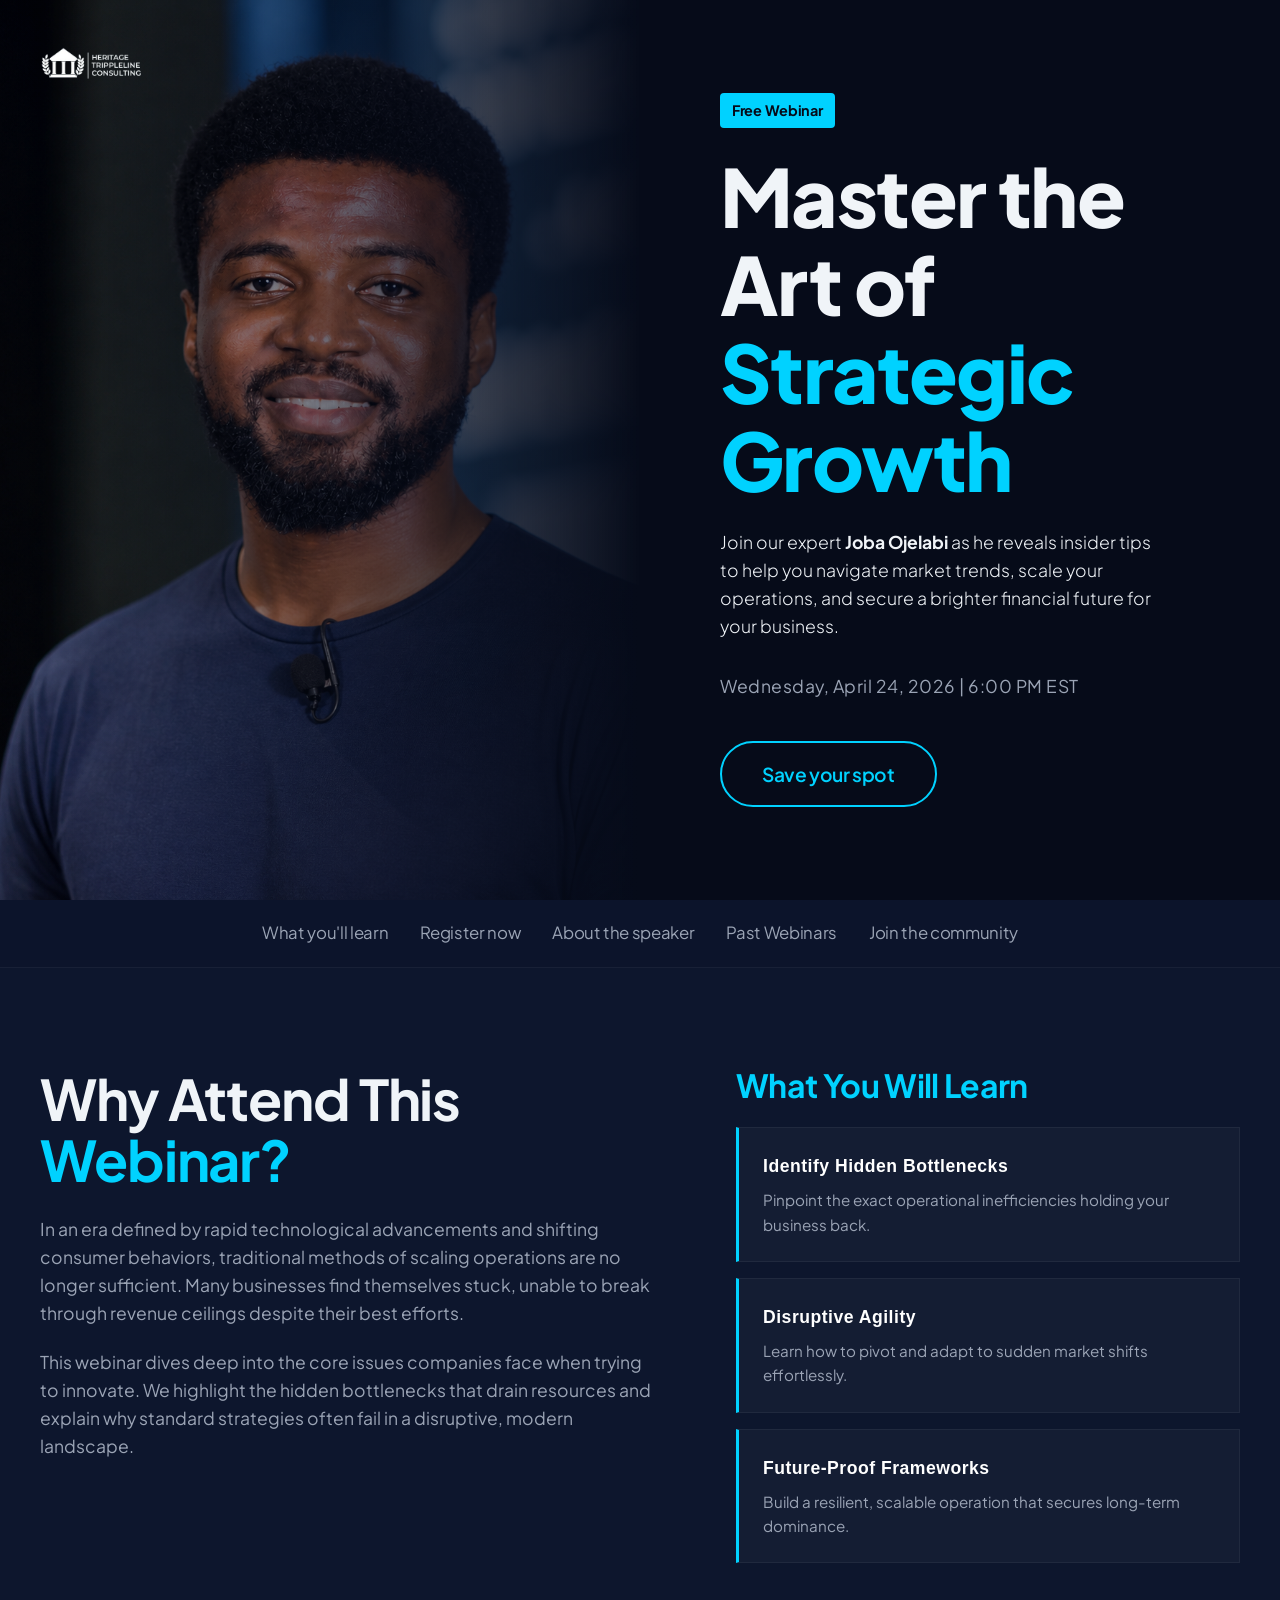
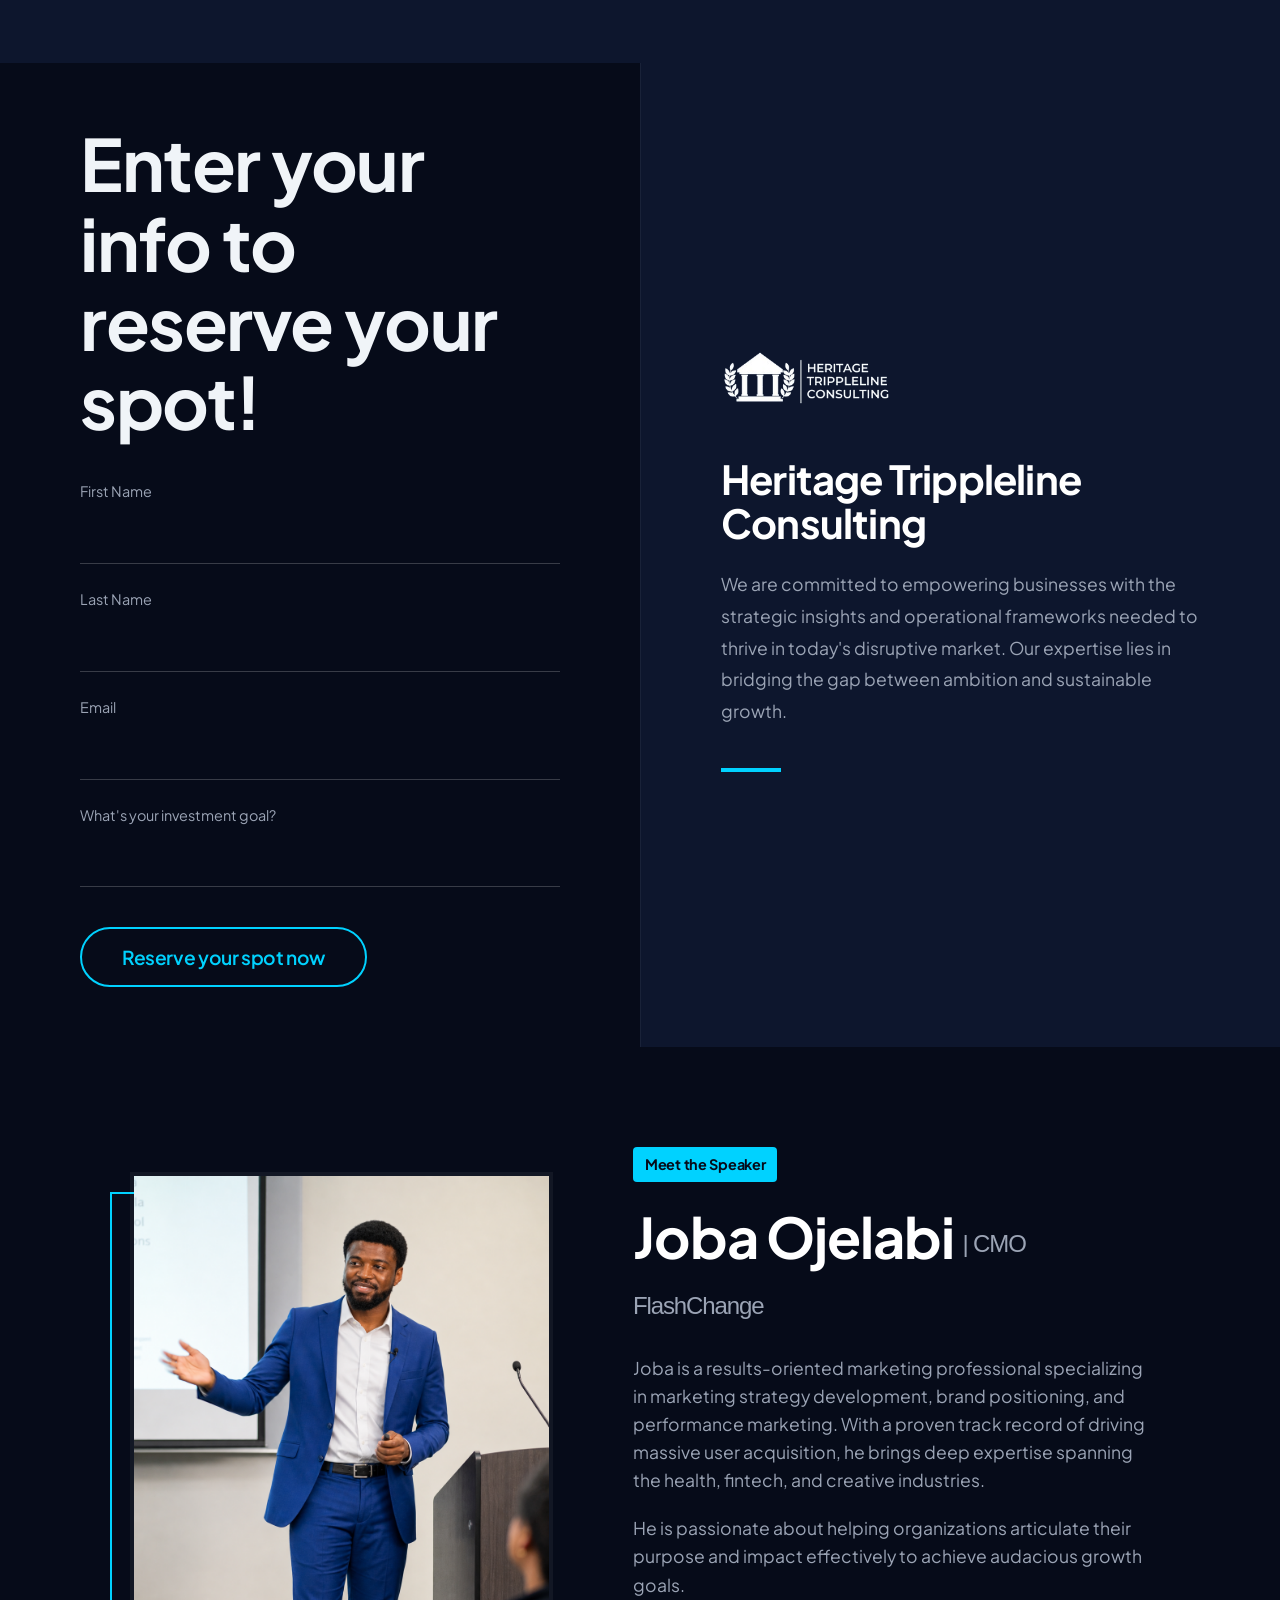
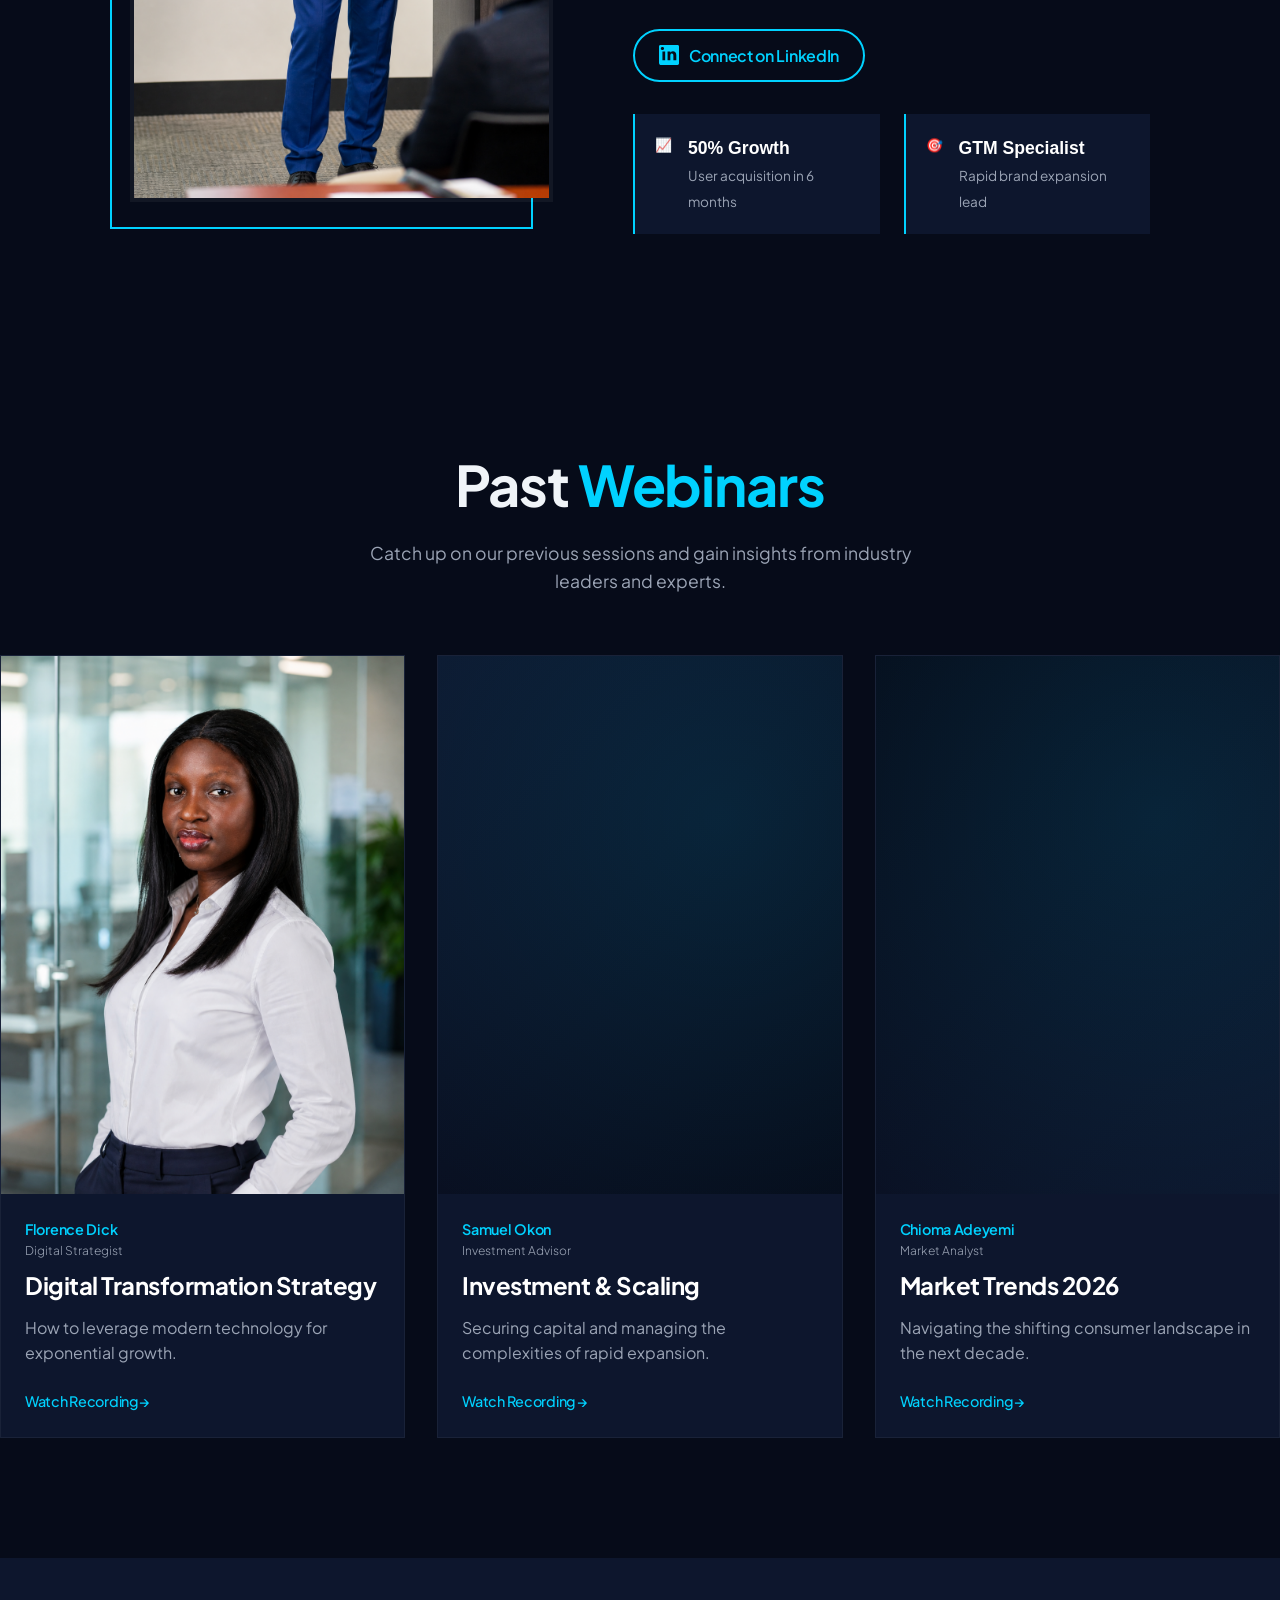
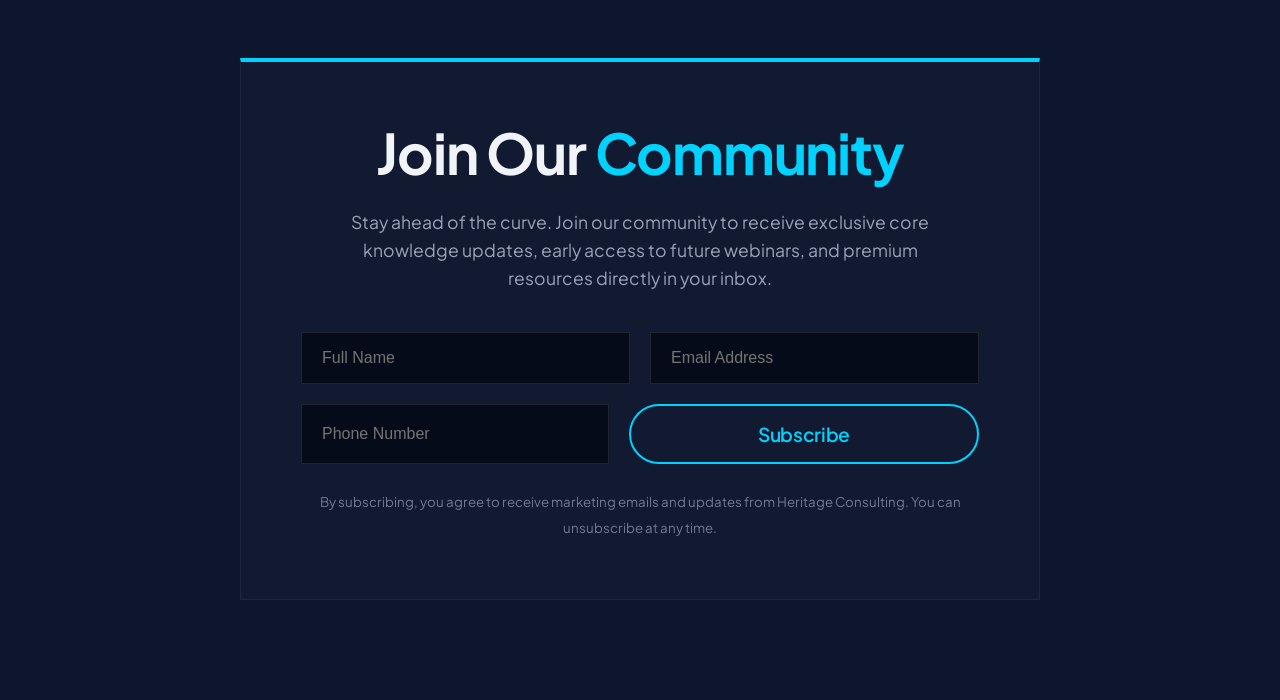
<file: index.html>
<!DOCTYPE html>
<html lang="en">

<head>
    <meta charset="UTF-8">
    <meta name="viewport" content="width=device-width, initial-scale=1.0">
    <title>Webinar - Heritage Trippleline Consulting (Modern Font)</title>
    <!-- Using Plus Jakarta Sans for the modern, premium look requested -->
    <link rel="preconnect" href="https://fonts.googleapis.com">
    <link rel="preconnect" href="https://fonts.gstatic.com" crossorigin>
    <link href="https://fonts.googleapis.com/css2?family=Plus+Jakarta+Sans:wght@300;400;500;600;700;800&display=swap" rel="stylesheet">
    <link rel="stylesheet" href="styles.css">
    <style>
        /* Override styles to use the new font */
        :root {
            --font-main: 'Plus Jakarta Sans', sans-serif;
        }

        body {
            font-family: var(--font-main);
        }

        h1, h2, h3, h4, h5, h6, .btn, .badge, .sticky-link, .webinar-speaker-name, .webinar-card-link {
            font-family: var(--font-main) !important;
            text-transform: none !important; /* Shopify style is often sentence case or title case, not all caps */
            letter-spacing: -0.02em !important;
        }

        .hero-title {
            font-weight: 800;
            text-transform: none !important;
        }

        .section-title {
            font-weight: 700;
            text-transform: none !important;
        }

        .btn {
            border-radius: 100px; /* More modern/Shopify feel */
            text-transform: none !important;
            font-weight: 600;
        }

        .badge {
            border-radius: 4px;
            font-weight: 700;
        }
    </style>
</head>

<body>
    <!-- Absolute Logo floating on top left -->
    <div class="floating-logo">
        <a href="#"><img src="logo white.png" alt="Heritage Consulting Logo" class="logo-img"></a>
    </div>

    <main>
        <section class="hero">
            <div class="hero-split">
                <!-- Left Side: Image -->
                <div class="hero-image-wrapper">
                    <div class="image-overlay"></div>
                    <img src="april speaker fullbody [casual haha].png" alt="Webinar Speaker" class="hero-image">
                </div>

                <!-- Right Side: Content -->
                <div class="hero-content-wrapper">
                    <div class="hero-content">
                        <div class="badge">Free Webinar</div>
                        <h1 class="hero-title">Master the Art of<br><span class="text-accent">Strategic Growth</span>
                        </h1>
                        <p class="hero-subtitle">
                            Join our expert <strong>Joba Ojelabi</strong> as he reveals insider tips to help you
                            navigate market
                            trends, scale your
                            operations, and secure a brighter financial future for your business.
                        </p>

                        <div class="webinar-details">
                            <p class="datetime">Wednesday, April 24, 2026 | 6:00 PM EST</p>
                        </div>

                        <a href="#register" class="btn btn-outline-accent">Save your spot</a>
                    </div>
                </div>
            </div>
        </section>

        <!-- Sticky Navigation -->
        <div class="sticky-nav-wrapper">
            <nav class="sticky-nav">
                <div class="container sticky-nav-container">
                    <a href="#about" class="sticky-link">What you'll learn</a>
                    <a href="#register" class="sticky-link">Register now</a>
                    <a href="#speaker" class="sticky-link">About the speaker</a>
                    <a href="#past-webinars" class="sticky-link">Past Webinars</a>
                    <a href="#community" class="sticky-link">Join the community</a>
                </div>
            </nav>
        </div>

        <!-- Problem Statement & Learning Section -->
        <section class="info-section" id="about">
            <div class="container info-container-full reveal">
                <!-- Left Side: Text -->
                <div class="info-text-side">
                    <h2 class="section-title">Why Attend This <span class="text-accent">Webinar?</span></h2>
                    <p class="section-text">
                        In an era defined by rapid technological advancements and shifting consumer behaviors,
                        traditional methods of scaling operations are no longer sufficient. Many businesses find
                        themselves stuck, unable to break through revenue ceilings despite their best efforts.
                    </p>
                    <p class="section-text">
                        This webinar dives deep into the core issues companies face when trying to innovate. We
                        highlight the hidden bottlenecks that drain resources and explain why standard strategies often
                        fail in a disruptive, modern landscape.
                    </p>
                </div>

                <!-- Right Side: Boxes -->
                <div class="info-boxes-side">
                    <div class="learning-box reveal delay-1">
                        <h3 class="subsection-title">What You Will Learn</h3>
                        <div class="learning-grid">
                            <div class="learning-item reveal delay-2">
                                <strong>Identify Hidden Bottlenecks</strong>
                                <p>Pinpoint the exact operational inefficiencies holding your business back.</p>
                            </div>
                            <div class="learning-item reveal delay-3">
                                <strong>Disruptive Agility</strong>
                                <p>Learn how to pivot and adapt to sudden market shifts effortlessly.</p>
                            </div>
                            <div class="learning-item reveal delay-4">
                                <strong>Future-Proof Frameworks</strong>
                                <p>Build a resilient, scalable operation that secures long-term dominance.</p>
                            </div>
                        </div>
                    </div>
                </div>
            </div>
        </section>

        <!-- Register Section -->
        <section class="register-section" id="register">
            <div class="register-split">
                <!-- Left Side: Form -->
                <div class="register-content-wrapper">
                    <div class="register-content reveal">
                        <h2 class="register-title">Enter your info to<br>reserve your spot!</h2>
                        <form action="#" method="POST" class="dark-form">
                            <div class="form-group">
                                <label for="first_name">First Name</label>
                                <input type="text" id="first_name" name="first_name" required>
                            </div>
                            <div class="form-group">
                                <label for="last_name">Last Name</label>
                                <input type="text" id="last_name" name="last_name" required>
                            </div>
                            <div class="form-group">
                                <label for="email">Email</label>
                                <input type="email" id="email" name="email" required>
                            </div>
                            <div class="form-group">
                                <label for="goal">What's your investment goal?</label>
                                <select id="goal" name="goal" required>
                                    <option value="" disabled selected></option>
                                    <option value="growth">Strategic Growth</option>
                                    <option value="scale">Scaling Operations</option>
                                    <option value="other">Other</option>
                                </select>
                            </div>
                            <button type="submit" class="btn btn-outline-accent">Reserve your spot now</button>
                        </form>
                    </div>
                </div>

                <!-- Right Side: About Heritage -->
                <div class="heritage-info-wrapper reveal delay-1">
                    <div class="heritage-content">
                        <img src="logo white.png" alt="Heritage Logo" class="heritage-logo-large">
                        <h3 class="heritage-title">Heritage Trippleline Consulting</h3>
                        <p class="heritage-text">
                            We are committed to empowering businesses with the strategic insights and operational
                            frameworks needed to thrive in today's disruptive market. Our expertise lies in bridging the
                            gap between ambition and sustainable growth.
                        </p>
                        <div class="heritage-accent-line"></div>
                    </div>
                </div>
            </div>
        </section>

        <!-- Speaker Section -->
        <section class="speaker-section" id="speaker">
            <div class="container speaker-container">
                <!-- Left: Speaker Image -->
                <div class="speaker-image-col reveal">
                    <div class="speaker-image-offset"></div>
                    <img src="april speaker casual [full haha].png" alt="Joba Ojelabi" class="speaker-image">
                </div>

                <!-- Right: Speaker Info -->
                <div class="speaker-content-col reveal delay-2">
                    <div class="badge">Meet the Speaker</div>
                    <h2 class="speaker-name">Joba Ojelabi <span class="speaker-title">| CMO FlashChange</span></h2>
                    <p class="section-text">
                        Joba is a results-oriented marketing professional specializing in marketing strategy
                        development, brand positioning, and performance marketing. With a proven track record of driving
                        massive user acquisition, he brings deep expertise spanning the health, fintech, and creative
                        industries.
                    </p>
                    <p class="section-text">
                        He is passionate about helping organizations articulate their purpose and impact effectively to
                        achieve audacious growth goals.
                    </p>
                    
                    <a href="https://linkedin.com" target="_blank" class="btn btn-outline-accent" style="margin-top: 10px; display: inline-flex; align-items: center; gap: 10px; padding: 12px 24px; font-size: 1rem;">
                        <svg xmlns="http://www.w3.org/2000/svg" width="20" height="20" fill="currentColor" viewBox="0 0 16 16">
                            <path d="M0 1.146C0 .513.526 0 1.175 0h13.65C15.474 0 16 .513 16 1.146v13.708c0 .633-.526 1.146-1.175 1.146H1.175C.526 16 0 14.867 0 14.234V1.146zM4.943 12.248V5.21H2.747v7.038h2.196zM2.747 4.055c.82 0 1.322-.544 1.322-1.227-.013-.697-.502-1.227-1.308-1.227-.807 0-1.322.53-1.322 1.227 0 .683.502 1.227 1.308 1.227zM13.847 12.248V8.204c0-2.165-1.157-3.172-2.696-3.172-1.242 0-1.799.682-2.11 1.161h.014V5.21H6.86c.029.618 0 7.038 0 7.038h2.196V8.318c0-.21.015-.419.077-.57.17-.419.553-.853 1.192-.853.84 0 1.176.641 1.176 1.58v3.773h2.196z"/>
                        </svg>
                        Connect on LinkedIn
                    </a>

                    <div class="speaker-stats">
                        <div class="stat-box">
                            <span class="stat-icon">📈</span>
                            <div>
                                <strong>50% Growth</strong>
                                <span>User acquisition in 6 months</span>
                            </div>
                        </div>
                        <div class="stat-box">
                            <span class="stat-icon">🎯</span>
                            <div>
                                <strong>GTM Specialist</strong>
                                <span>Rapid brand expansion lead</span>
                            </div>
                        </div>
                    </div>
                </div>
            </div>
        </section>

        <!-- Past Webinars Section -->
        <section class="past-webinars-section" id="past-webinars">
            <div class="container">
                <div class="section-header reveal">
                    <h2 class="section-title text-center">Past <span class="text-accent">Webinars</span></h2>
                    <p class="section-text text-center mx-auto" style="max-width: 600px;">
                        Catch up on our previous sessions and gain insights from industry leaders and experts.
                    </p>
                </div>

                <div class="webinar-grid">
                    <!-- Webinar 1 -->
                    <div class="webinar-card reveal delay-1">
                        <div class="webinar-card-image-wrapper">
                            <img src="florence dick.png" alt="Digital Transformation Webinar" class="webinar-card-image">
                        </div>
                        <div class="webinar-card-content">
                            <div class="webinar-speaker-info">
                                <span class="webinar-speaker-name">Florence Dick</span>
                                <span class="webinar-speaker-title">Digital Strategist</span>
                            </div>
                            <h3 class="webinar-card-title">Digital Transformation Strategy</h3>
                            <p class="webinar-card-text">How to leverage modern technology for exponential growth.</p>
                            <a href="subpage.html" class="webinar-card-link">Watch Recording →</a>
                        </div>
                    </div>

                    <!-- Webinar 2 -->
                    <div class="webinar-card reveal delay-2">
                        <div class="webinar-card-image-wrapper">
                            <div class="placeholder-card-image"></div>
                        </div>
                        <div class="webinar-card-content">
                            <div class="webinar-speaker-info">
                                <span class="webinar-speaker-name">Samuel Okon</span>
                                <span class="webinar-speaker-title">Investment Advisor</span>
                            </div>
                            <h3 class="webinar-card-title">Investment & Scaling</h3>
                            <p class="webinar-card-text">Securing capital and managing the complexities of rapid expansion.
                            </p>
                            <a href="#" class="webinar-card-link">Watch Recording →</a>
                        </div>
                    </div>

                    <!-- Webinar 3 -->
                    <div class="webinar-card reveal delay-3">
                        <div class="webinar-card-image-wrapper">
                            <div class="placeholder-card-image alternate"></div>
                        </div>
                        <div class="webinar-card-content">
                            <div class="webinar-speaker-info">
                                <span class="webinar-speaker-name">Chioma Adeyemi</span>
                                <span class="webinar-speaker-title">Market Analyst</span>
                            </div>
                            <h3 class="webinar-card-title">Market Trends 2026</h3>
                            <p class="webinar-card-text">Navigating the shifting consumer landscape in the next decade.</p>
                            <a href="#" class="webinar-card-link">Watch Recording →</a>
                        </div>
                    </div>
                </div>
            </div>
        </section>

        <!-- Community Section -->
        <section class="community-section" id="community">
            <div class="container">
                <div class="community-box reveal">
                    <h2 class="section-title text-center">Join Our <span class="text-accent">Community</span></h2>
                    <p class="section-text text-center mx-auto" style="max-width: 600px;">
                        Stay ahead of the curve. Join our community to receive exclusive core knowledge updates, early
                        access to future webinars, and premium resources directly in your inbox.
                    </p>

                    <form action="#" method="POST" class="newsletter-form-complex">
                        <div class="form-row">
                            <input type="text" name="community_name" placeholder="Full Name" required>
                            <input type="email" name="community_email" placeholder="Email Address" required>
                        </div>
                        <div class="form-row">
                            <input type="tel" name="community_phone" placeholder="Phone Number" required>
                            <button type="submit" class="btn btn-outline-accent">Subscribe</button>
                        </div>
                    </form>

                    <p class="consent-text text-center">
                        <small>By subscribing, you agree to receive marketing emails and updates from Heritage
                            Consulting. You can unsubscribe at any time.</small>
                    </p>
                </div>
            </div>
        </section>
    </main>

    <script>
        // Intersection Observer for scroll animations
        const observerOptions = {
            root: null,
            rootMargin: '0px',
            threshold: 0.15
        };

        const observer = new IntersectionObserver((entries, observer) => {
            entries.forEach(entry => {
                if (entry.isIntersecting) {
                    entry.target.classList.add('active');
                    observer.unobserve(entry.target); // Run once
                }
            });
        }, observerOptions);

        document.querySelectorAll('.reveal').forEach((el) => {
            observer.observe(el);
        });
    </script>
</body>

</html>
</file>
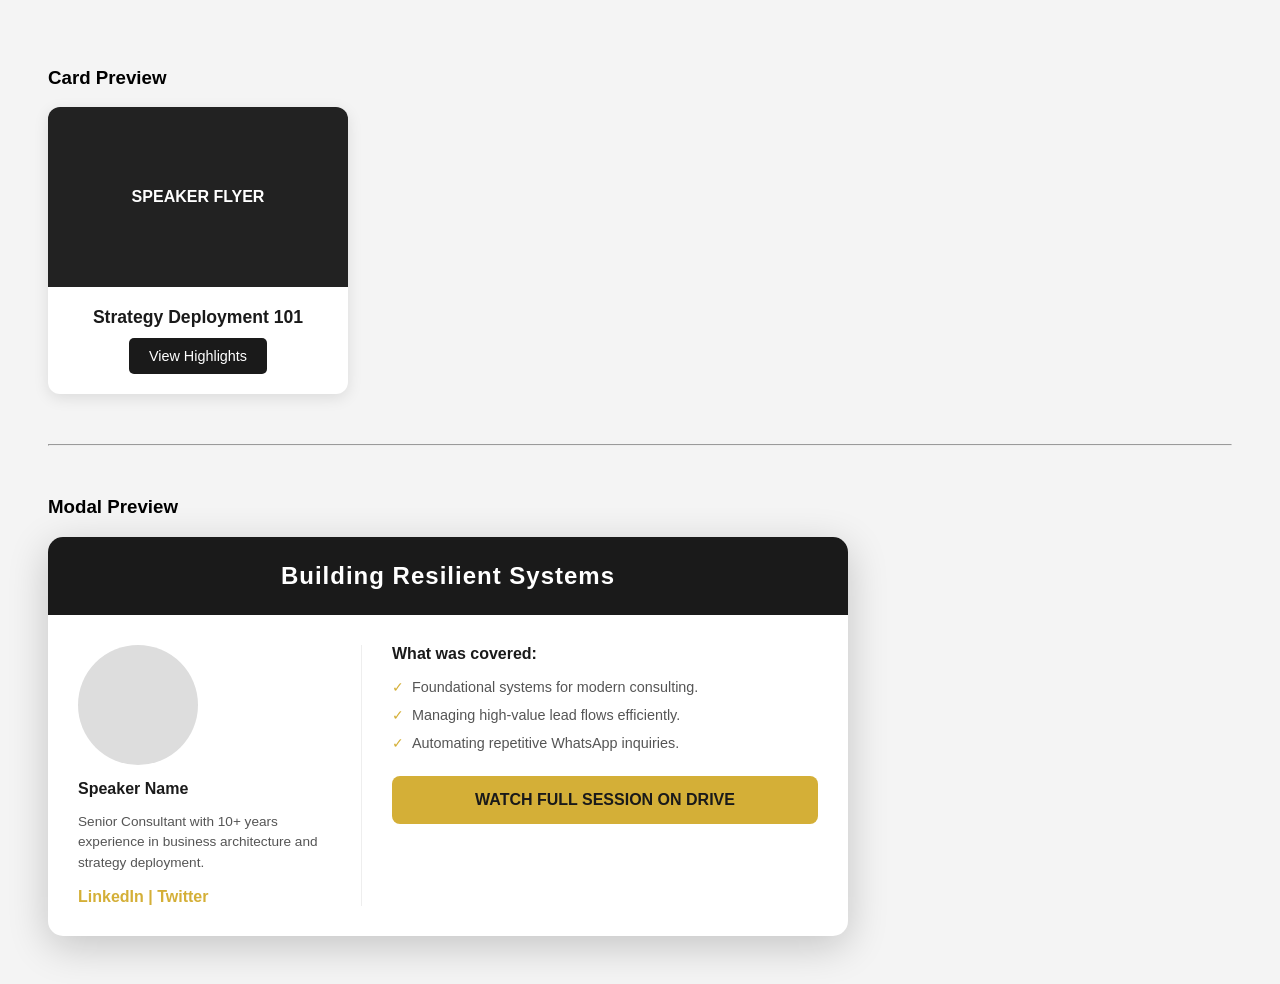
<file: cardsModals.html>
<!doctype html>
<html lang="en">
  <head>
    <meta charset="UTF-8" />
    <style>
      :root {
        --primary: #1a1a1a; /* Professional Consulting Black */
        --accent: #d4af37; /* Authority Gold */
        --text-gray: #555;
        --white: #ffffff;
      }

      body {
        font-family: "Segoe UI", sans-serif;
        background: #f4f4f4;
        padding: 40px;
      }

      /* --- WEBINAR CARD --- */
      .card {
        width: 300px;
        background: var(--white);
        border-radius: 12px;
        overflow: hidden;
        box-shadow: 0 4px 15px rgba(0, 0, 0, 0.1);
        transition: transform 0.3s ease;
        margin-bottom: 50px;
      }

      .card:hover {
        transform: translateY(-5px);
      }

      .card-image {
        width: 100%;
        height: 180px;
        background: #222; /* Placeholder for Flyer/Speaker Headshot */
        display: flex;
        align-items: center;
        justify-content: center;
        color: var(--white);
        font-weight: bold;
      }

      .card-content {
        padding: 20px;
        text-align: center;
      }

      .card-title {
        font-size: 1.1rem;
        margin-bottom: 10px;
        color: var(--primary);
        font-weight: 700;
      }

      .card-btn {
        background: var(--primary);
        color: var(--white);
        padding: 10px 20px;
        border-radius: 5px;
        text-decoration: none;
        display: inline-block;
        font-size: 0.9rem;
        cursor: pointer;
      }

      /* --- MODAL VISUALIZATION --- */
      .modal-preview {
        max-width: 800px;
        background: var(--white);
        border-radius: 15px;
        box-shadow: 0 10px 40px rgba(0, 0, 0, 0.2);
        overflow: hidden;
      }

      .modal-header {
        background: var(--primary);
        color: var(--white);
        padding: 25px;
        text-align: center;
      }

      .modal-header h2 {
        margin: 0;
        letter-spacing: 1px;
      }

      .modal-body {
        display: grid;
        grid-template-columns: 1fr 1.5fr;
        gap: 30px;
        padding: 30px;
      }

      /* Speaker Sidebar */
      .speaker-sidebar {
        border-right: 1px solid #eee;
        padding-right: 20px;
      }

      .speaker-img {
        width: 120px;
        height: 120px;
        background: #ddd;
        border-radius: 50%;
        margin-bottom: 15px;
      }

      .speaker-name {
        font-weight: 700;
        color: var(--primary);
        margin-bottom: 5px;
      }

      .speaker-bio {
        font-size: 0.85rem;
        color: var(--text-gray);
        line-height: 1.5;
      }

      .social-icons {
        margin-top: 15px;
        color: var(--accent);
        font-weight: bold;
      }

      /* Content Section */
      .webinar-details h3 {
        font-size: 1rem;
        color: var(--primary);
        margin-top: 0;
      }

      .snippets {
        list-style: none;
        padding: 0;
        font-size: 0.9rem;
        color: var(--text-gray);
      }

      .snippets li {
        margin-bottom: 12px;
        padding-left: 20px;
        position: relative;
      }

      .snippets li::before {
        content: "✓";
        position: absolute;
        left: 0;
        color: var(--accent);
      }

      .cta-full-video {
        display: block;
        margin-top: 25px;
        background: var(--accent);
        color: var(--primary);
        text-align: center;
        padding: 15px;
        border-radius: 8px;
        text-decoration: none;
        font-weight: 800;
      }
    </style>
  </head>
  <body>
    <h3>Card Preview</h3>
    <div class="card">
      <div class="card-image">SPEAKER FLYER</div>
      <div class="card-content">
        <div class="card-title">Strategy Deployment 101</div>
        <a href="#" class="card-btn">View Highlights</a>
      </div>
    </div>

    <hr style="margin: 50px 0" />

    <h3>Modal Preview</h3>
    <div class="modal-preview">
      <div class="modal-header">
        <h2>Building Resilient Systems</h2>
      </div>
      <div class="modal-body">
        <div class="speaker-sidebar">
          <div class="speaker-img"></div>
          <div class="speaker-name">Speaker Name</div>
          <p class="speaker-bio">
            Senior Consultant with 10+ years experience in business architecture
            and strategy deployment.
          </p>
          <div class="social-icons">LinkedIn | Twitter</div>
        </div>

        <div class="webinar-details">
          <h3>What was covered:</h3>
          <ul class="snippets">
            <li>Foundational systems for modern consulting.</li>
            <li>Managing high-value lead flows efficiently.</li>
            <li>Automating repetitive WhatsApp inquiries.</li>
          </ul>
          <a href="#" class="cta-full-video">WATCH FULL SESSION ON DRIVE</a>
        </div>
      </div>
    </div>
  </body>
</html>
</file>
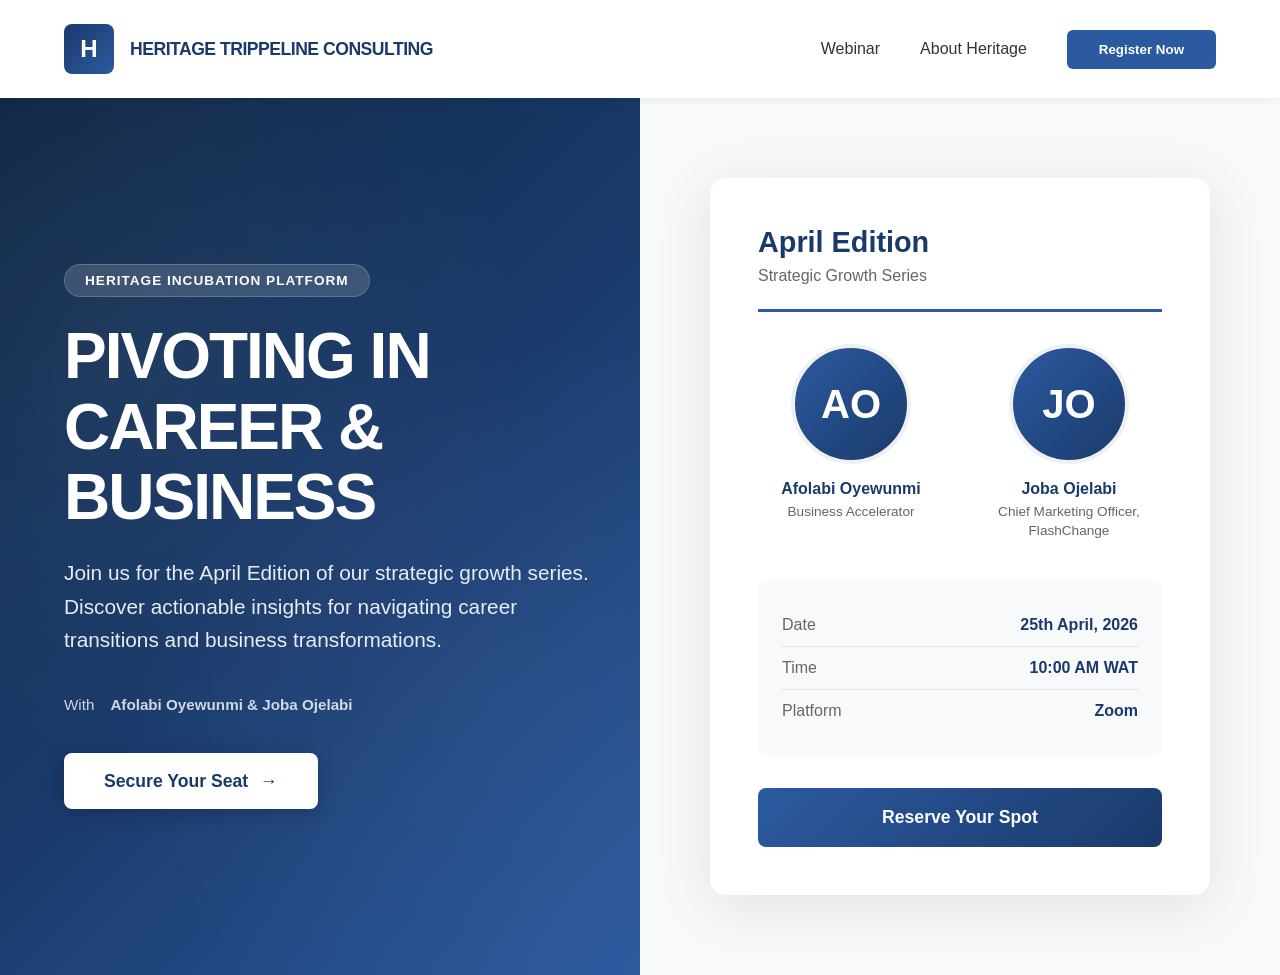
<file: hero2.html>
<!DOCTYPE html>
<html lang="en">

<head>
    <meta charset="UTF-8">
    <meta name="viewport" content="width=device-width, initial-scale=1.0">
    <title>Heritage Incubation Platform - Webinar</title>
    <style>
        * {
            margin: 0;
            padding: 0;
            box-sizing: border-box;
        }

        body {
            font-family: 'Segoe UI', Tahoma, Geneva, Verdana, sans-serif;
            background: #f8f9fa;
        }

        .navbar {
            background: #fff;
            padding: 1.5rem 5%;
            display: flex;
            justify-content: space-between;
            align-items: center;
            box-shadow: 0 2px 10px rgba(0, 0, 0, 0.05);
            position: sticky;
            top: 0;
            z-index: 100;
        }

        .logo-section {
            display: flex;
            align-items: center;
            gap: 1rem;
        }

        .logo-icon {
            width: 50px;
            height: 50px;
            background: linear-gradient(135deg, #1a3a6b 0%, #2c5aa0 100%);
            border-radius: 8px;
            display: flex;
            align-items: center;
            justify-content: center;
            font-size: 24px;
            color: white;
            font-weight: bold;
        }

        .logo-text {
            font-size: 1.1rem;
            font-weight: 700;
            color: #1a3a6b;
            letter-spacing: -0.5px;
        }

        .nav-links {
            display: flex;
            gap: 2.5rem;
            align-items: center;
        }

        .nav-links a {
            color: #333;
            text-decoration: none;
            font-weight: 500;
            transition: color 0.3s;
        }

        .nav-links a:hover {
            color: #2c5aa0;
        }

        .register-btn {
            background: #2c5aa0;
            color: white;
            padding: 0.75rem 2rem;
            border: none;
            border-radius: 6px;
            font-weight: 600;
            cursor: pointer;
            transition: all 0.3s;
        }

        .register-btn:hover {
            background: #1a3a6b;
            transform: translateY(-2px);
            box-shadow: 0 4px 12px rgba(44, 90, 160, 0.3);
        }

        .hero {
            min-height: calc(100vh - 90px);
            display: grid;
            grid-template-columns: 1fr 1fr;
            position: relative;
            overflow: hidden;
        }

        .hero-left {
            background: linear-gradient(135deg, #0f2744 0%, #1a3a6b 50%, #2c5aa0 100%);
            padding: 5rem 5% 5rem 10%;
            display: flex;
            flex-direction: column;
            justify-content: center;
            position: relative;
        }

        .hero-left::before {
            content: '';
            position: absolute;
            top: 0;
            left: 0;
            right: 0;
            bottom: 0;
            background:
                radial-gradient(circle at 20% 30%, rgba(255, 255, 255, 0.05) 0%, transparent 50%),
                radial-gradient(circle at 80% 70%, rgba(255, 255, 255, 0.03) 0%, transparent 50%);
        }

        .hero-content {
            position: relative;
            z-index: 2;
        }

        .edition-badge {
            display: inline-block;
            background: rgba(255, 255, 255, 0.15);
            backdrop-filter: blur(10px);
            color: #fff;
            padding: 0.5rem 1.25rem;
            border-radius: 30px;
            font-size: 0.85rem;
            font-weight: 600;
            letter-spacing: 1px;
            margin-bottom: 1.5rem;
            border: 1px solid rgba(255, 255, 255, 0.2);
        }

        .hero-title {
            font-size: 4rem;
            font-weight: 800;
            color: #fff;
            line-height: 1.1;
            margin-bottom: 1.5rem;
            letter-spacing: -2px;
        }

        .hero-subtitle {
            font-size: 1.3rem;
            color: rgba(255, 255, 255, 0.9);
            margin-bottom: 2.5rem;
            line-height: 1.6;
            font-weight: 300;
        }

        .speakers-inline {
            display: flex;
            align-items: center;
            gap: 1rem;
            margin-bottom: 2.5rem;
        }

        .speakers-inline span {
            color: rgba(255, 255, 255, 0.8);
            font-size: 0.95rem;
        }

        .speaker-names {
            color: #fff;
            font-weight: 600;
        }

        .cta-button {
            display: inline-flex;
            align-items: center;
            gap: 0.75rem;
            background: #fff;
            color: #1a3a6b;
            padding: 1.1rem 2.5rem;
            border-radius: 8px;
            text-decoration: none;
            font-weight: 700;
            font-size: 1.1rem;
            transition: all 0.3s;
            box-shadow: 0 4px 20px rgba(0, 0, 0, 0.2);
        }

        .cta-button:hover {
            transform: translateY(-3px);
            box-shadow: 0 6px 30px rgba(0, 0, 0, 0.3);
        }

        .hero-right {
            background: #f8f9fa;
            padding: 5rem 5%;
            display: flex;
            align-items: center;
            justify-content: center;
            position: relative;
        }

        .event-card {
            background: white;
            border-radius: 16px;
            padding: 3rem;
            box-shadow: 0 10px 60px rgba(0, 0, 0, 0.1);
            max-width: 500px;
            width: 100%;
        }

        .card-header {
            border-bottom: 3px solid #2c5aa0;
            padding-bottom: 1.5rem;
            margin-bottom: 2rem;
        }

        .card-title {
            font-size: 1.8rem;
            color: #1a3a6b;
            font-weight: 700;
            margin-bottom: 0.5rem;
        }

        .card-subtitle {
            color: #666;
            font-size: 1rem;
        }

        .speakers-grid {
            display: grid;
            grid-template-columns: 1fr 1fr;
            gap: 2rem;
            margin-bottom: 2.5rem;
        }

        .speaker {
            text-align: center;
        }

        .speaker-photo {
            width: 120px;
            height: 120px;
            background: linear-gradient(135deg, #2c5aa0, #1a3a6b);
            border-radius: 50%;
            margin: 0 auto 1rem;
            display: flex;
            align-items: center;
            justify-content: center;
            color: white;
            font-size: 2.5rem;
            font-weight: 700;
            border: 4px solid #f0f0f0;
        }

        .speaker-name {
            font-weight: 700;
            color: #1a3a6b;
            margin-bottom: 0.25rem;
        }

        .speaker-title {
            font-size: 0.85rem;
            color: #666;
            line-height: 1.4;
        }

        .event-details {
            background: #f8f9fa;
            padding: 1.5rem;
            border-radius: 10px;
            margin-bottom: 2rem;
        }

        .detail-row {
            display: flex;
            justify-content: space-between;
            padding: 0.75rem 0;
            border-bottom: 1px solid #e0e0e0;
        }

        .detail-row:last-child {
            border-bottom: none;
        }

        .detail-label {
            color: #666;
            font-weight: 500;
        }

        .detail-value {
            color: #1a3a6b;
            font-weight: 700;
        }

        .register-card-btn {
            width: 100%;
            background: linear-gradient(135deg, #2c5aa0 0%, #1a3a6b 100%);
            color: white;
            padding: 1.2rem;
            border: none;
            border-radius: 8px;
            font-weight: 700;
            font-size: 1.1rem;
            cursor: pointer;
            transition: all 0.3s;
        }

        .register-card-btn:hover {
            transform: translateY(-2px);
            box-shadow: 0 6px 20px rgba(44, 90, 160, 0.4);
        }

        @media (max-width: 968px) {
            .hero {
                grid-template-columns: 1fr;
            }

            .hero-title {
                font-size: 3rem;
            }

            .hero-left {
                padding: 3rem 5%;
            }

            .nav-links {
                gap: 1rem;
            }
        }
    </style>
</head>

<body>
    <nav class="navbar">
        <div class="logo-section">
            <div class="logo-icon">H</div>
            <div class="logo-text">HERITAGE TRIPPELINE CONSULTING</div>
        </div>
        <div class="nav-links">
            <a href="#webinar">Webinar</a>
            <a href="#about">About Heritage</a>
            <button class="register-btn">Register Now</button>
        </div>
    </nav>

    <section class="hero">
        <div class="hero-left">
            <div class="hero-content">
                <div class="edition-badge">HERITAGE INCUBATION PLATFORM</div>
                <h1 class="hero-title">PIVOTING IN CAREER & BUSINESS</h1>
                <p class="hero-subtitle">Join us for the April Edition of our strategic growth series. Discover
                    actionable insights for navigating career transitions and business transformations.</p>
                <div class="speakers-inline">
                    <span>With</span>
                    <span class="speaker-names">Afolabi Oyewunmi & Joba Ojelabi</span>
                </div>
                <a href="#register" class="cta-button">
                    Secure Your Seat
                    <span>→</span>
                </a>
            </div>
        </div>

        <div class="hero-right">
            <div class="event-card">
                <div class="card-header">
                    <h2 class="card-title">April Edition</h2>
                    <p class="card-subtitle">Strategic Growth Series</p>
                </div>

                <div class="speakers-grid">
                    <div class="speaker">
                        <div class="speaker-photo">AO</div>
                        <div class="speaker-name">Afolabi Oyewunmi</div>
                        <div class="speaker-title">Business Accelerator</div>
                    </div>
                    <div class="speaker">
                        <div class="speaker-photo">JO</div>
                        <div class="speaker-name">Joba Ojelabi</div>
                        <div class="speaker-title">Chief Marketing Officer, FlashChange</div>
                    </div>
                </div>

                <div class="event-details">
                    <div class="detail-row">
                        <span class="detail-label">Date</span>
                        <span class="detail-value">25th April, 2026</span>
                    </div>
                    <div class="detail-row">
                        <span class="detail-label">Time</span>
                        <span class="detail-value">10:00 AM WAT</span>
                    </div>
                    <div class="detail-row">
                        <span class="detail-label">Platform</span>
                        <span class="detail-value">Zoom</span>
                    </div>
                </div>

                <button class="register-card-btn">Reserve Your Spot</button>
            </div>
        </div>
    </section>
</body>

</html>
</file>
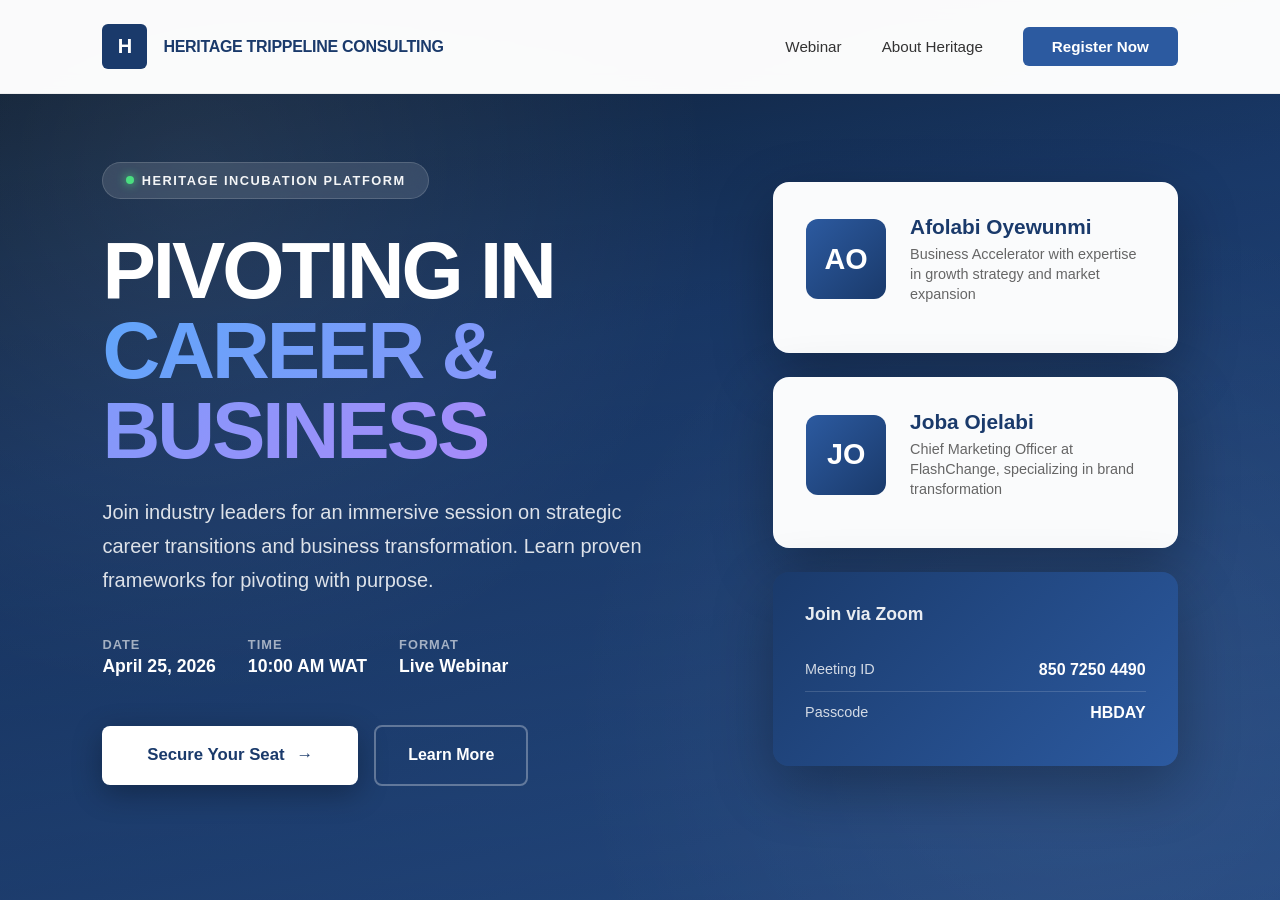
<file: hero2v2.html>
<!DOCTYPE html>
<html lang="en">

<head>
    <meta charset="UTF-8">
    <meta name="viewport" content="width=device-width, initial-scale=1.0">
    <title>Heritage Incubation Platform - Webinar</title>
    <style>
        * {
            margin: 0;
            padding: 0;
            box-sizing: border-box;
        }

        body {
            font-family: 'Segoe UI', Tahoma, Geneva, Verdana, sans-serif;
            background: #fff;
        }

        .navbar {
            background: rgba(255, 255, 255, 0.98);
            backdrop-filter: blur(10px);
            padding: 1.5rem 8%;
            display: flex;
            justify-content: space-between;
            align-items: center;
            position: fixed;
            top: 0;
            left: 0;
            right: 0;
            z-index: 100;
            border-bottom: 1px solid rgba(0, 0, 0, 0.05);
        }

        .logo-section {
            display: flex;
            align-items: center;
            gap: 1rem;
        }

        .logo-icon {
            width: 45px;
            height: 45px;
            background: #1a3a6b;
            border-radius: 6px;
            display: flex;
            align-items: center;
            justify-content: center;
            font-size: 20px;
            color: white;
            font-weight: bold;
        }

        .logo-text {
            font-size: 1rem;
            font-weight: 700;
            color: #1a3a6b;
            letter-spacing: -0.3px;
        }

        .nav-links {
            display: flex;
            gap: 2.5rem;
            align-items: center;
        }

        .nav-links a {
            color: #333;
            text-decoration: none;
            font-weight: 500;
            font-size: 0.95rem;
            transition: color 0.3s;
        }

        .nav-links a:hover {
            color: #2c5aa0;
        }

        .register-btn {
            background: #2c5aa0;
            color: white;
            padding: 0.7rem 1.8rem;
            border: none;
            border-radius: 6px;
            font-weight: 600;
            cursor: pointer;
            transition: all 0.3s;
            font-size: 0.95rem;
        }

        .register-btn:hover {
            background: #1a3a6b;
            transform: translateY(-1px);
        }

        .hero {
            min-height: 100vh;
            background: linear-gradient(165deg, #0a1929 0%, #1a3a6b 40%, #2c5aa0 100%);
            display: flex;
            align-items: center;
            justify-content: center;
            padding: 8rem 8% 5rem;
            position: relative;
            overflow: hidden;
        }

        .hero::before {
            content: '';
            position: absolute;
            top: 0;
            left: 0;
            right: 0;
            bottom: 0;
            background:
                radial-gradient(circle at 15% 20%, rgba(255, 255, 255, 0.08) 0%, transparent 40%),
                radial-gradient(circle at 85% 80%, rgba(255, 255, 255, 0.06) 0%, transparent 40%),
                linear-gradient(to bottom, transparent 0%, rgba(0, 0, 0, 0.2) 100%);
        }

        .hero-grid {
            position: relative;
            z-index: 2;
            width: 100%;
            max-width: 1400px;
            display: grid;
            grid-template-columns: 1.2fr 0.8fr;
            gap: 4rem;
            align-items: center;
        }

        .hero-content {
            padding-right: 2rem;
        }

        .platform-badge {
            display: inline-flex;
            align-items: center;
            gap: 0.5rem;
            background: rgba(255, 255, 255, 0.12);
            backdrop-filter: blur(10px);
            color: rgba(255, 255, 255, 0.95);
            padding: 0.6rem 1.4rem;
            border-radius: 50px;
            font-size: 0.8rem;
            font-weight: 600;
            letter-spacing: 1.5px;
            margin-bottom: 2rem;
            border: 1px solid rgba(255, 255, 255, 0.15);
            text-transform: uppercase;
        }

        .platform-badge::before {
            content: '';
            width: 8px;
            height: 8px;
            background: #4ade80;
            border-radius: 50%;
            box-shadow: 0 0 10px #4ade80;
        }

        .hero-title {
            font-size: 5rem;
            font-weight: 900;
            color: #fff;
            line-height: 1;
            margin-bottom: 1.5rem;
            letter-spacing: -3px;
        }

        .title-highlight {
            background: linear-gradient(135deg, #60a5fa 0%, #a78bfa 100%);
            -webkit-background-clip: text;
            -webkit-text-fill-color: transparent;
            background-clip: text;
        }

        .hero-description {
            font-size: 1.25rem;
            color: rgba(255, 255, 255, 0.85);
            margin-bottom: 2.5rem;
            line-height: 1.7;
            font-weight: 300;
            max-width: 600px;
        }

        .event-meta {
            display: flex;
            gap: 2rem;
            margin-bottom: 3rem;
            flex-wrap: wrap;
        }

        .meta-item {
            display: flex;
            flex-direction: column;
            gap: 0.3rem;
        }

        .meta-label {
            color: rgba(255, 255, 255, 0.6);
            font-size: 0.8rem;
            text-transform: uppercase;
            letter-spacing: 1px;
            font-weight: 600;
        }

        .meta-value {
            color: #fff;
            font-size: 1.1rem;
            font-weight: 700;
        }

        .cta-group {
            display: flex;
            gap: 1rem;
            align-items: center;
        }

        .cta-primary {
            display: inline-flex;
            align-items: center;
            gap: 0.75rem;
            background: #fff;
            color: #1a3a6b;
            padding: 1.2rem 2.8rem;
            border-radius: 8px;
            text-decoration: none;
            font-weight: 700;
            font-size: 1.05rem;
            transition: all 0.3s;
            box-shadow: 0 8px 30px rgba(0, 0, 0, 0.3);
        }

        .cta-primary:hover {
            transform: translateY(-3px);
            box-shadow: 0 12px 40px rgba(0, 0, 0, 0.4);
        }

        .cta-secondary {
            display: inline-flex;
            align-items: center;
            gap: 0.75rem;
            background: transparent;
            color: #fff;
            padding: 1.2rem 2rem;
            border: 2px solid rgba(255, 255, 255, 0.3);
            border-radius: 8px;
            text-decoration: none;
            font-weight: 600;
            font-size: 1rem;
            transition: all 0.3s;
        }

        .cta-secondary:hover {
            background: rgba(255, 255, 255, 0.1);
            border-color: rgba(255, 255, 255, 0.5);
        }

        .hero-cards {
            display: flex;
            flex-direction: column;
            gap: 1.5rem;
        }

        .speaker-card {
            background: rgba(255, 255, 255, 0.98);
            border-radius: 16px;
            padding: 2rem;
            box-shadow: 0 20px 60px rgba(0, 0, 0, 0.3);
            transition: all 0.3s;
            border: 1px solid rgba(255, 255, 255, 0.2);
        }

        .speaker-card:hover {
            transform: translateY(-5px);
            box-shadow: 0 25px 70px rgba(0, 0, 0, 0.4);
        }

        .speaker-header {
            display: flex;
            gap: 1.5rem;
            align-items: center;
            margin-bottom: 1rem;
        }

        .speaker-avatar {
            width: 80px;
            height: 80px;
            background: linear-gradient(135deg, #2c5aa0, #1a3a6b);
            border-radius: 12px;
            display: flex;
            align-items: center;
            justify-content: center;
            color: white;
            font-size: 1.8rem;
            font-weight: 700;
            flex-shrink: 0;
        }

        .speaker-info h3 {
            font-size: 1.3rem;
            color: #1a3a6b;
            margin-bottom: 0.3rem;
            font-weight: 700;
        }

        .speaker-info p {
            color: #666;
            font-size: 0.9rem;
            line-height: 1.4;
        }

        .join-info {
            background: linear-gradient(135deg, #1a3a6b 0%, #2c5aa0 100%);
            border-radius: 16px;
            padding: 2rem;
            color: white;
            box-shadow: 0 20px 60px rgba(0, 0, 0, 0.3);
        }

        .join-info h3 {
            font-size: 1.1rem;
            margin-bottom: 1.5rem;
            font-weight: 700;
            opacity: 0.9;
        }

        .join-detail {
            display: flex;
            justify-content: space-between;
            padding: 0.75rem 0;
            border-bottom: 1px solid rgba(255, 255, 255, 0.15);
        }

        .join-detail:last-child {
            border-bottom: none;
        }

        .join-label {
            opacity: 0.8;
            font-size: 0.9rem;
        }

        .join-value {
            font-weight: 700;
        }

        @media (max-width: 1200px) {
            .hero-grid {
                grid-template-columns: 1fr;
                gap: 3rem;
            }

            .hero-title {
                font-size: 4rem;
            }

            .hero-content {
                padding-right: 0;
            }
        }

        @media (max-width: 768px) {
            .hero {
                padding: 6rem 5% 3rem;
            }

            .hero-title {
                font-size: 3rem;
            }

            .cta-group {
                flex-direction: column;
                width: 100%;
            }

            .cta-primary,
            .cta-secondary {
                width: 100%;
                justify-content: center;
            }

            .navbar {
                padding: 1rem 5%;
            }

            .nav-links {
                gap: 1rem;
            }
        }
    </style>
</head>

<body>
    <nav class="navbar">
        <div class="logo-section">
            <div class="logo-icon">H</div>
            <div class="logo-text">HERITAGE TRIPPELINE CONSULTING</div>
        </div>
        <div class="nav-links">
            <a href="#webinar">Webinar</a>
            <a href="#about">About Heritage</a>
            <button class="register-btn">Register Now</button>
        </div>
    </nav>

    <section class="hero">
        <div class="hero-grid">
            <div class="hero-content">
                <div class="platform-badge">
                    Heritage Incubation Platform
                </div>
                <h1 class="hero-title">
                    PIVOTING IN <span class="title-highlight">CAREER & BUSINESS</span>
                </h1>
                <p class="hero-description">
                    Join industry leaders for an immersive session on strategic career transitions and business
                    transformation. Learn proven frameworks for pivoting with purpose.
                </p>

                <div class="event-meta">
                    <div class="meta-item">
                        <div class="meta-label">Date</div>
                        <div class="meta-value">April 25, 2026</div>
                    </div>
                    <div class="meta-item">
                        <div class="meta-label">Time</div>
                        <div class="meta-value">10:00 AM WAT</div>
                    </div>
                    <div class="meta-item">
                        <div class="meta-label">Format</div>
                        <div class="meta-value">Live Webinar</div>
                    </div>
                </div>

                <div class="cta-group">
                    <a href="#register" class="cta-primary">
                        Secure Your Seat
                        <span>→</span>
                    </a>
                    <a href="#about" class="cta-secondary">
                        Learn More
                    </a>
                </div>
            </div>

            <div class="hero-cards">
                <div class="speaker-card">
                    <div class="speaker-header">
                        <div class="speaker-avatar">AO</div>
                        <div class="speaker-info">
                            <h3>Afolabi Oyewunmi</h3>
                            <p>Business Accelerator with expertise in growth strategy and market expansion</p>
                        </div>
                    </div>
                </div>

                <div class="speaker-card">
                    <div class="speaker-header">
                        <div class="speaker-avatar">JO</div>
                        <div class="speaker-info">
                            <h3>Joba Ojelabi</h3>
                            <p>Chief Marketing Officer at FlashChange, specializing in brand transformation</p>
                        </div>
                    </div>
                </div>

                <div class="join-info">
                    <h3>Join via Zoom</h3>
                    <div class="join-detail">
                        <span class="join-label">Meeting ID</span>
                        <span class="join-value">850 7250 4490</span>
                    </div>
                    <div class="join-detail">
                        <span class="join-label">Passcode</span>
                        <span class="join-value">HBDAY</span>
                    </div>
                </div>
            </div>
        </div>
    </section>
</body>

</html>
</file>
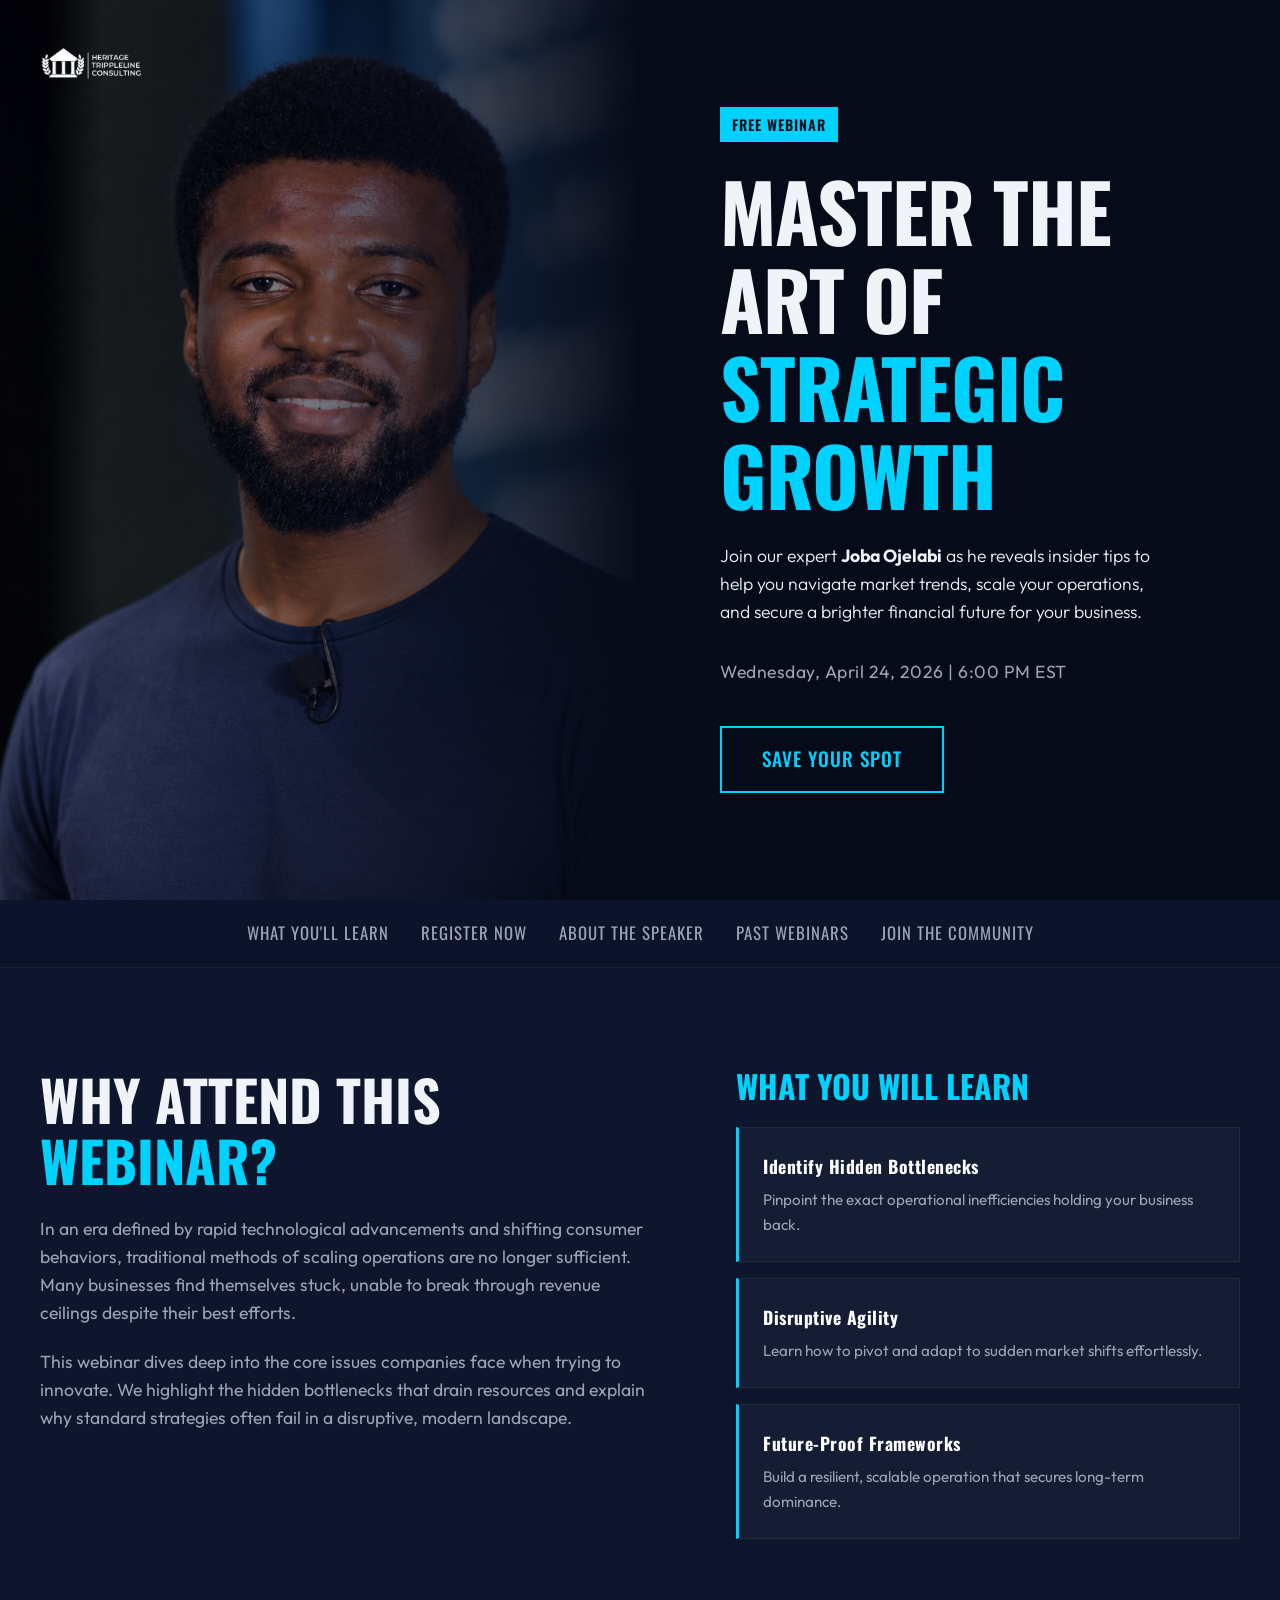
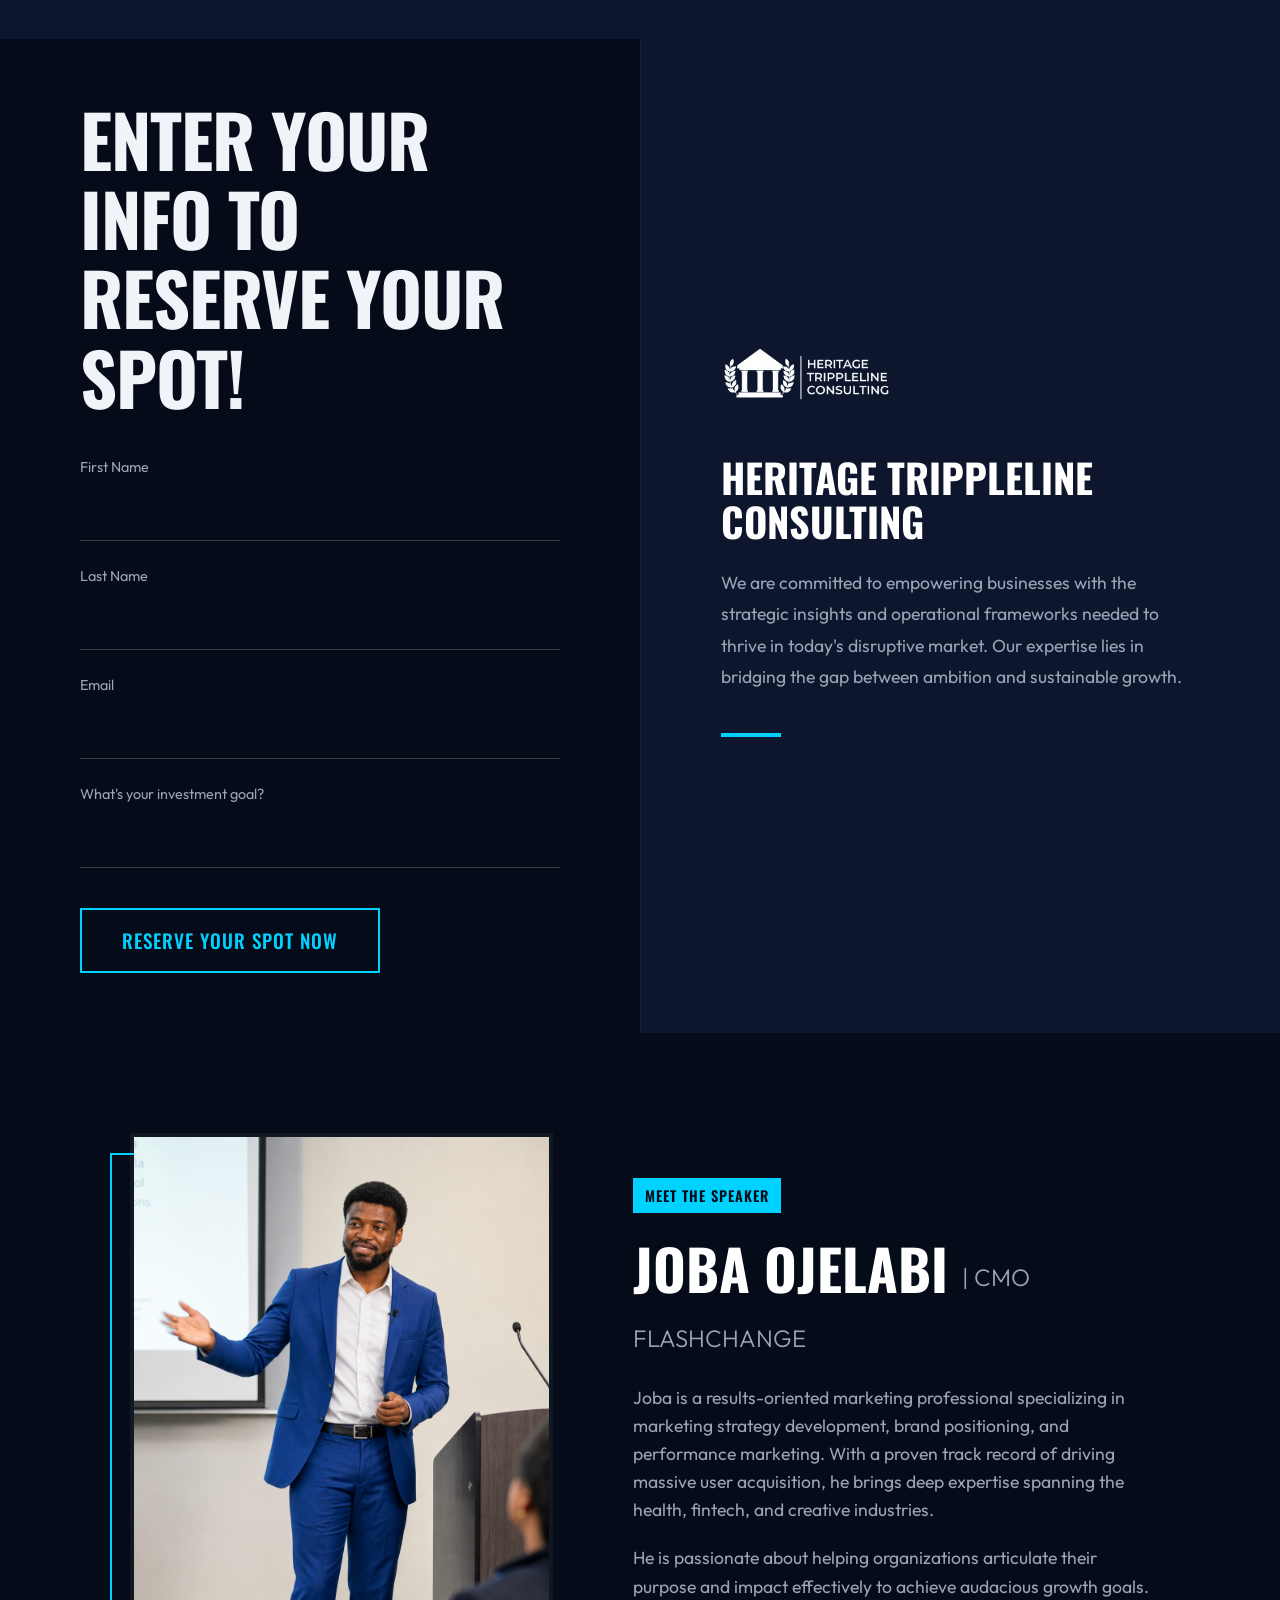
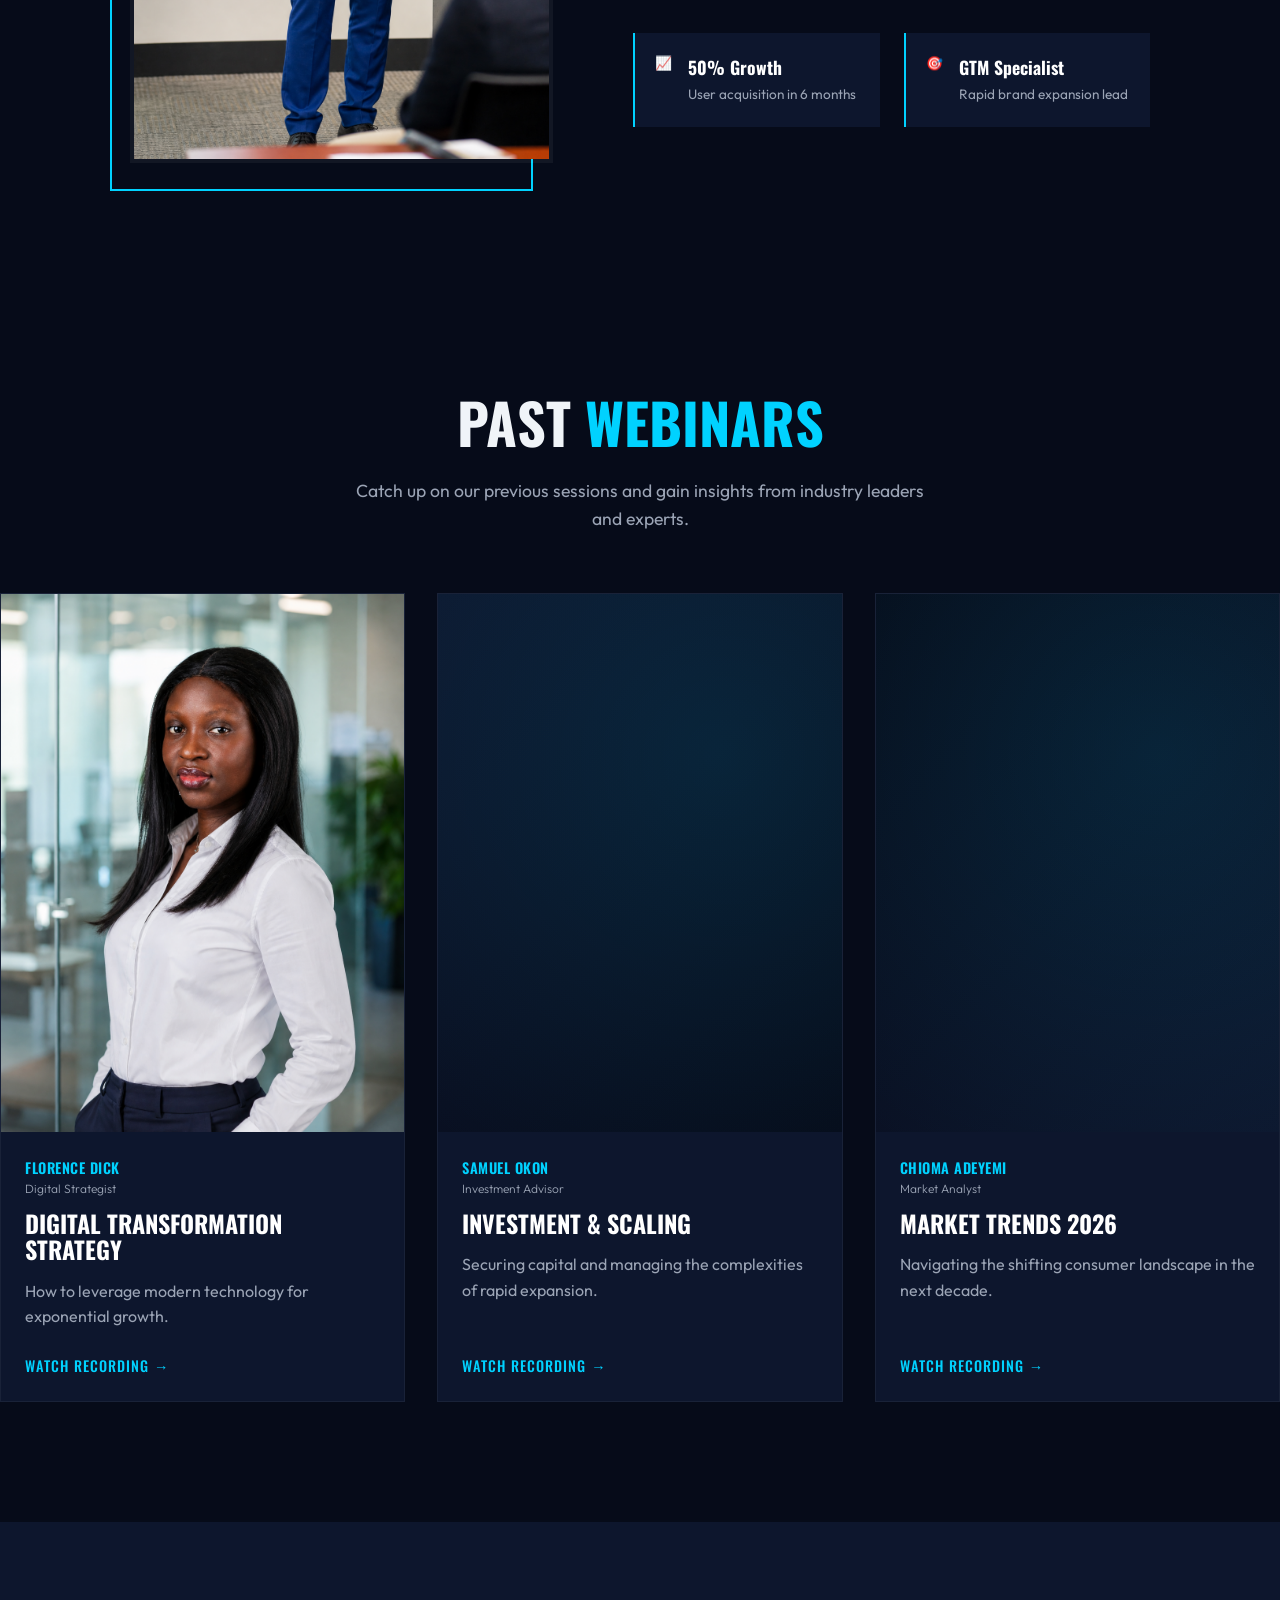
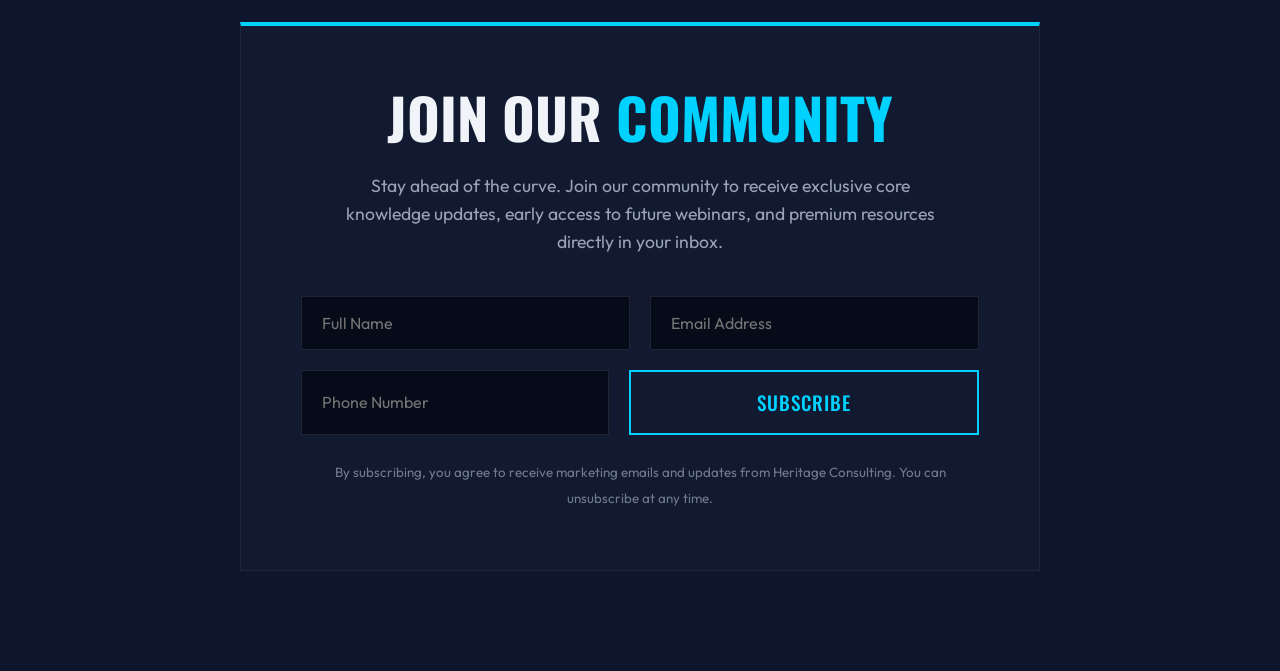
<file: hompage2.html>
<!DOCTYPE html>
<html lang="en">

<head>
    <meta charset="UTF-8">
    <meta name="viewport" content="width=device-width, initial-scale=1.0">
    <title>Webinar - Heritage Trippleline Consulting</title>
    <link rel="stylesheet" href="styles.css">
    <link rel="preconnect" href="https://fonts.googleapis.com">
    <link rel="preconnect" href="https://fonts.gstatic.com" crossorigin>
    <!-- Modern mix: Oswald for striking headers, Outfit for clean body -->
    <link
        href="https://fonts.googleapis.com/css2?family=Oswald:wght@400;500;600;700&family=Outfit:wght@300;400;500;600&display=swap"
        rel="stylesheet">
</head>

<body>
    <!-- Absolute Logo floating on top left -->
    <div class="floating-logo">
        <a href="#"><img src="logo white.png" alt="Heritage Consulting Logo" class="logo-img"></a>
    </div>

    <main>
        <section class="hero">
            <div class="hero-split">
                <!-- Left Side: Image -->
                <div class="hero-image-wrapper">
                    <div class="image-overlay"></div>
                    <img src="april speaker fullbody [casual haha].png" alt="Webinar Speaker" class="hero-image">
                </div>

                <!-- Right Side: Content -->
                <div class="hero-content-wrapper">
                    <div class="hero-content">
                        <div class="badge">FREE WEBINAR</div>
                        <h1 class="hero-title">Master the Art of<br><span class="text-accent">Strategic Growth</span>
                        </h1>
                        <p class="hero-subtitle">
                            Join our expert <strong>Joba Ojelabi</strong> as he reveals insider tips to help you
                            navigate market
                            trends, scale your
                            operations, and secure a brighter financial future for your business.
                        </p>

                        <div class="webinar-details">
                            <p class="datetime">Wednesday, April 24, 2026 | 6:00 PM EST</p>
                        </div>

                        <a href="#register" class="btn btn-outline-accent">SAVE YOUR SPOT</a>
                    </div>
                </div>
            </div>
        </section>

        <!-- Sticky Navigation -->
        <div class="sticky-nav-wrapper">
            <nav class="sticky-nav">
                <div class="container sticky-nav-container">
                    <a href="#about" class="sticky-link">What you'll learn</a>
                    <a href="#register" class="sticky-link">Register now</a>
                    <a href="#speaker" class="sticky-link">About the speaker</a>
                    <a href="#past-webinars" class="sticky-link">Past Webinars</a>
                    <a href="#community" class="sticky-link">Join the community</a>
                </div>
            </nav>
        </div>

        <!-- Problem Statement & Learning Section -->
        <section class="info-section" id="about">
            <div class="container info-container-full reveal">
                <!-- Left Side: Text -->
                <div class="info-text-side">
                    <h2 class="section-title">Why Attend This <span class="text-accent">Webinar?</span></h2>
                    <p class="section-text">
                        In an era defined by rapid technological advancements and shifting consumer behaviors,
                        traditional methods of scaling operations are no longer sufficient. Many businesses find
                        themselves stuck, unable to break through revenue ceilings despite their best efforts.
                    </p>
                    <p class="section-text">
                        This webinar dives deep into the core issues companies face when trying to innovate. We
                        highlight the hidden bottlenecks that drain resources and explain why standard strategies often
                        fail in a disruptive, modern landscape.
                    </p>
                </div>

                <!-- Right Side: Boxes -->
                <div class="info-boxes-side">
                    <div class="learning-box reveal delay-1">
                        <h3 class="subsection-title">What You Will Learn</h3>
                        <div class="learning-grid">
                            <div class="learning-item reveal delay-2">
                                <strong>Identify Hidden Bottlenecks</strong>
                                <p>Pinpoint the exact operational inefficiencies holding your business back.</p>
                            </div>
                            <div class="learning-item reveal delay-3">
                                <strong>Disruptive Agility</strong>
                                <p>Learn how to pivot and adapt to sudden market shifts effortlessly.</p>
                            </div>
                            <div class="learning-item reveal delay-4">
                                <strong>Future-Proof Frameworks</strong>
                                <p>Build a resilient, scalable operation that secures long-term dominance.</p>
                            </div>
                        </div>
                    </div>
                </div>
            </div>
        </section>

        <!-- Register Section -->
        <section class="register-section" id="register">
            <div class="register-split">
                <!-- Left Side: Form -->
                <div class="register-content-wrapper">
                    <div class="register-content reveal">
                        <h2 class="register-title">Enter your info to<br>reserve your spot!</h2>
                        <form action="#" method="POST" class="dark-form">
                            <div class="form-group">
                                <label for="first_name">First Name</label>
                                <input type="text" id="first_name" name="first_name" required>
                            </div>
                            <div class="form-group">
                                <label for="last_name">Last Name</label>
                                <input type="text" id="last_name" name="last_name" required>
                            </div>
                            <div class="form-group">
                                <label for="email">Email</label>
                                <input type="email" id="email" name="email" required>
                            </div>
                            <div class="form-group">
                                <label for="goal">What's your investment goal?</label>
                                <select id="goal" name="goal" required>
                                    <option value="" disabled selected></option>
                                    <option value="growth">Strategic Growth</option>
                                    <option value="scale">Scaling Operations</option>
                                    <option value="other">Other</option>
                                </select>
                            </div>
                            <button type="submit" class="btn btn-outline-accent">RESERVE YOUR SPOT NOW</button>
                        </form>
                    </div>
                </div>

                <!-- Right Side: About Heritage -->
                <div class="heritage-info-wrapper reveal delay-1">
                    <div class="heritage-content">
                        <img src="logo white.png" alt="Heritage Logo" class="heritage-logo-large">
                        <h3 class="heritage-title">Heritage Trippleline Consulting</h3>
                        <p class="heritage-text">
                            We are committed to empowering businesses with the strategic insights and operational
                            frameworks needed to thrive in today's disruptive market. Our expertise lies in bridging the
                            gap between ambition and sustainable growth.
                        </p>
                        <div class="heritage-accent-line"></div>
                    </div>
                </div>
            </div>
        </section>

        <!-- Speaker Section -->
        <section class="speaker-section" id="speaker">
            <div class="container speaker-container">
                <!-- Left: Speaker Image -->
                <div class="speaker-image-col reveal">
                    <div class="speaker-image-offset"></div>
                    <img src="april speaker casual [full haha].png" alt="Joba Ojelabi" class="speaker-image">
                </div>

                <!-- Right: Speaker Info -->
                <div class="speaker-content-col reveal delay-2">
                    <div class="badge">MEET THE SPEAKER</div>
                    <h2 class="speaker-name">Joba Ojelabi <span class="speaker-title">| CMO FlashChange</span></h2>
                    <p class="section-text">
                        Joba is a results-oriented marketing professional specializing in marketing strategy
                        development, brand positioning, and performance marketing. With a proven track record of driving
                        massive user acquisition, he brings deep expertise spanning the health, fintech, and creative
                        industries.
                    </p>
                    <p class="section-text">
                        He is passionate about helping organizations articulate their purpose and impact effectively to
                        achieve audacious growth goals.
                    </p>

                    <div class="speaker-stats">
                        <div class="stat-box">
                            <span class="stat-icon">📈</span>
                            <div>
                                <strong>50% Growth</strong>
                                <span>User acquisition in 6 months</span>
                            </div>
                        </div>
                        <div class="stat-box">
                            <span class="stat-icon">🎯</span>
                            <div>
                                <strong>GTM Specialist</strong>
                                <span>Rapid brand expansion lead</span>
                            </div>
                        </div>
                    </div>
                </div>
            </div>
        </section>

        <!-- Past Webinars Section -->
        <section class="past-webinars-section" id="past-webinars">
            <div class="container">
                <div class="section-header reveal">
                    <h2 class="section-title text-center">Past <span class="text-accent">Webinars</span></h2>
                    <p class="section-text text-center mx-auto" style="max-width: 600px;">
                        Catch up on our previous sessions and gain insights from industry leaders and experts.
                    </p>
                </div>

                <div class="webinar-grid">
                    <!-- Webinar 1 -->
                    <div class="webinar-card reveal delay-1">
                        <div class="webinar-card-image-wrapper">
                            <img src="florence dick.png" alt="Digital Transformation Webinar" class="webinar-card-image">
                        </div>
                        <div class="webinar-card-content">
                            <div class="webinar-speaker-info">
                                <span class="webinar-speaker-name">Florence Dick</span>
                                <span class="webinar-speaker-title">Digital Strategist</span>
                            </div>
                            <h3 class="webinar-card-title">Digital Transformation Strategy</h3>
                            <p class="webinar-card-text">How to leverage modern technology for exponential growth.</p>
                            <a href="#" class="webinar-card-link">Watch Recording →</a>
                        </div>
                    </div>

                    <!-- Webinar 2 -->
                    <div class="webinar-card reveal delay-2">
                        <div class="webinar-card-image-wrapper">
                            <div class="placeholder-card-image"></div>
                        </div>
                        <div class="webinar-card-content">
                            <div class="webinar-speaker-info">
                                <span class="webinar-speaker-name">Samuel Okon</span>
                                <span class="webinar-speaker-title">Investment Advisor</span>
                            </div>
                            <h3 class="webinar-card-title">Investment & Scaling</h3>
                            <p class="webinar-card-text">Securing capital and managing the complexities of rapid expansion.
                            </p>
                            <a href="#" class="webinar-card-link">Watch Recording →</a>
                        </div>
                    </div>

                    <!-- Webinar 3 -->
                    <div class="webinar-card reveal delay-3">
                        <div class="webinar-card-image-wrapper">
                            <div class="placeholder-card-image alternate"></div>
                        </div>
                        <div class="webinar-card-content">
                            <div class="webinar-speaker-info">
                                <span class="webinar-speaker-name">Chioma Adeyemi</span>
                                <span class="webinar-speaker-title">Market Analyst</span>
                            </div>
                            <h3 class="webinar-card-title">Market Trends 2026</h3>
                            <p class="webinar-card-text">Navigating the shifting consumer landscape in the next decade.</p>
                            <a href="#" class="webinar-card-link">Watch Recording →</a>
                        </div>
                    </div>
                </div>
            </div>
        </section>

        <!-- Community Section -->
        <section class="community-section" id="community">
            <div class="container">
                <div class="community-box reveal">
                    <h2 class="section-title text-center">Join Our <span class="text-accent">Community</span></h2>
                    <p class="section-text text-center mx-auto" style="max-width: 600px;">
                        Stay ahead of the curve. Join our community to receive exclusive core knowledge updates, early
                        access to future webinars, and premium resources directly in your inbox.
                    </p>

                    <form action="#" method="POST" class="newsletter-form-complex">
                        <div class="form-row">
                            <input type="text" name="community_name" placeholder="Full Name" required>
                            <input type="email" name="community_email" placeholder="Email Address" required>
                        </div>
                        <div class="form-row">
                            <input type="tel" name="community_phone" placeholder="Phone Number" required>
                            <button type="submit" class="btn btn-outline-accent">SUBSCRIBE</button>
                        </div>
                    </form>

                    <p class="consent-text text-center">
                        <small>By subscribing, you agree to receive marketing emails and updates from Heritage
                            Consulting. You can unsubscribe at any time.</small>
                    </p>
                </div>
            </div>
        </section>
    </main>

    <script>
        // Intersection Observer for scroll animations
        const observerOptions = {
            root: null,
            rootMargin: '0px',
            threshold: 0.15
        };

        const observer = new IntersectionObserver((entries, observer) => {
            entries.forEach(entry => {
                if (entry.isIntersecting) {
                    entry.target.classList.add('active');
                    observer.unobserve(entry.target); // Run once
                }
            });
        }, observerOptions);

        document.querySelectorAll('.reveal').forEach((el) => {
            observer.observe(el);
        });
    </script>
</body>

</html>
</file>
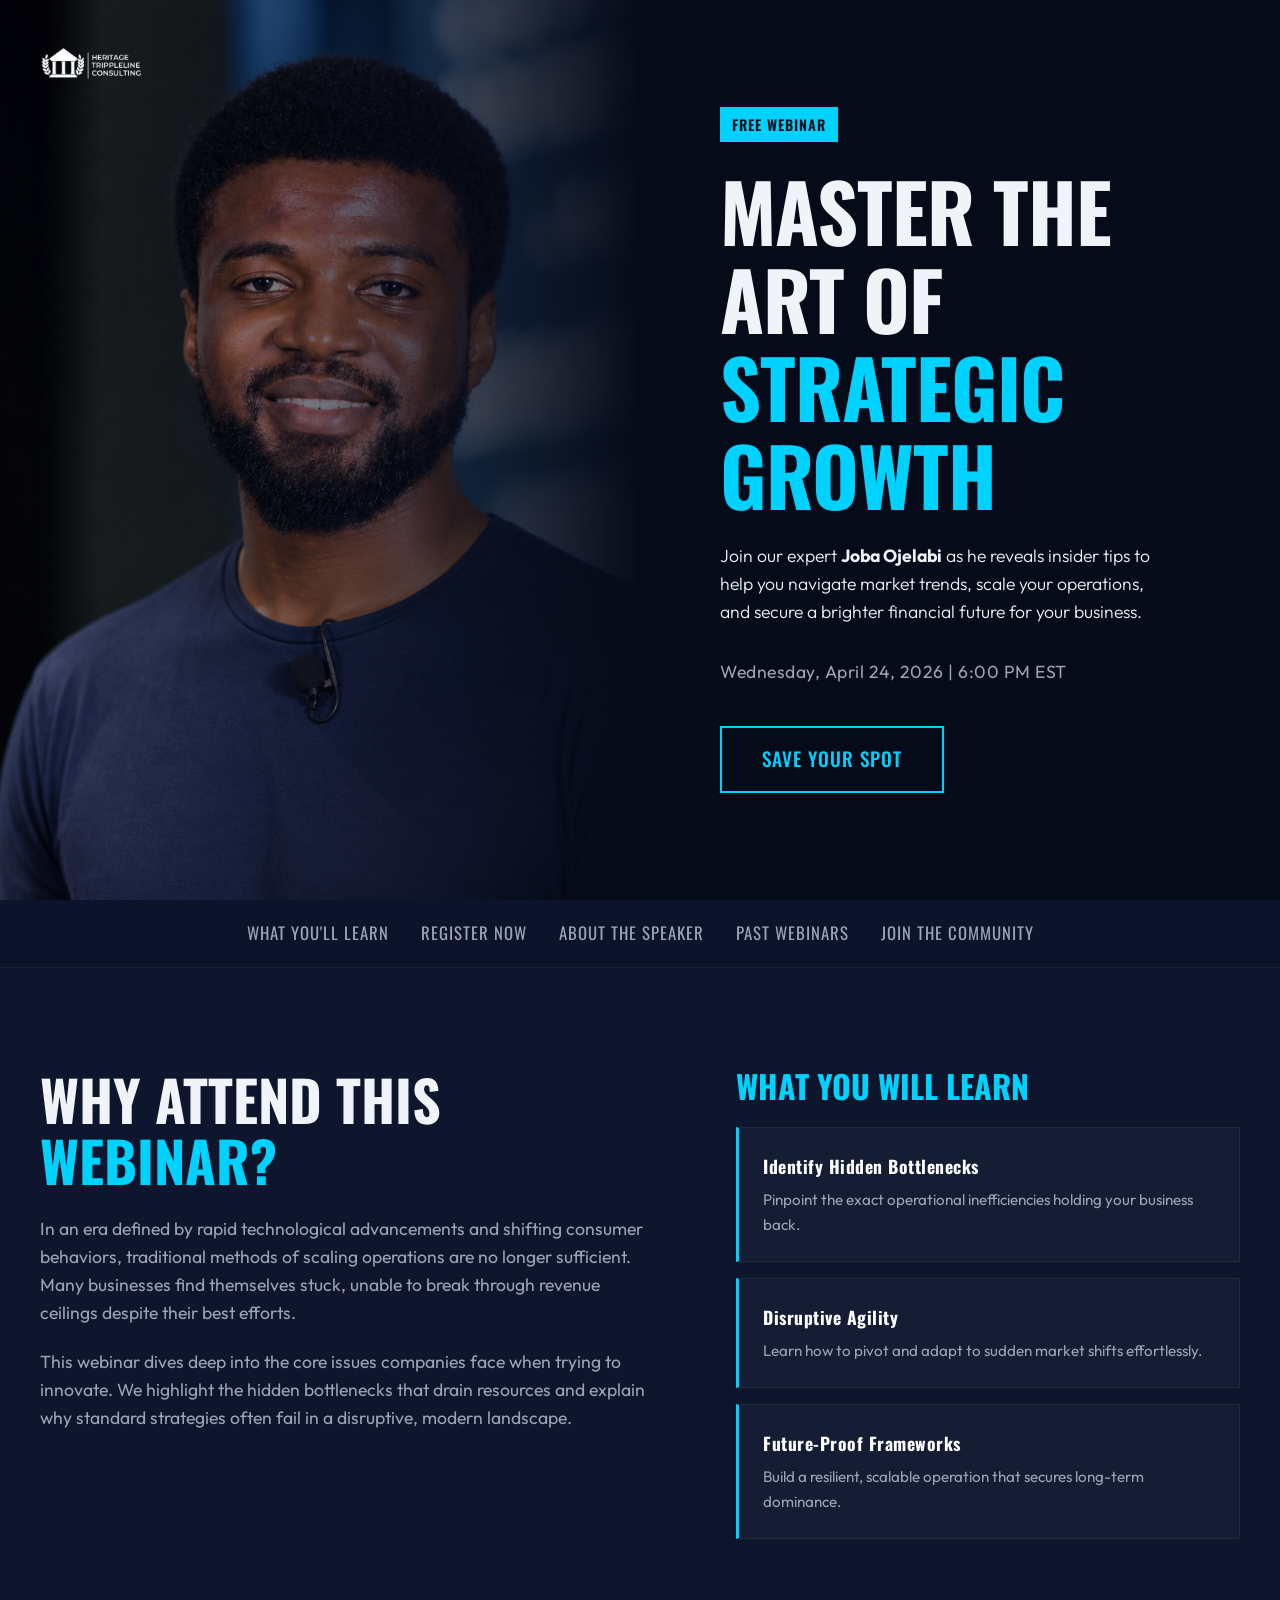
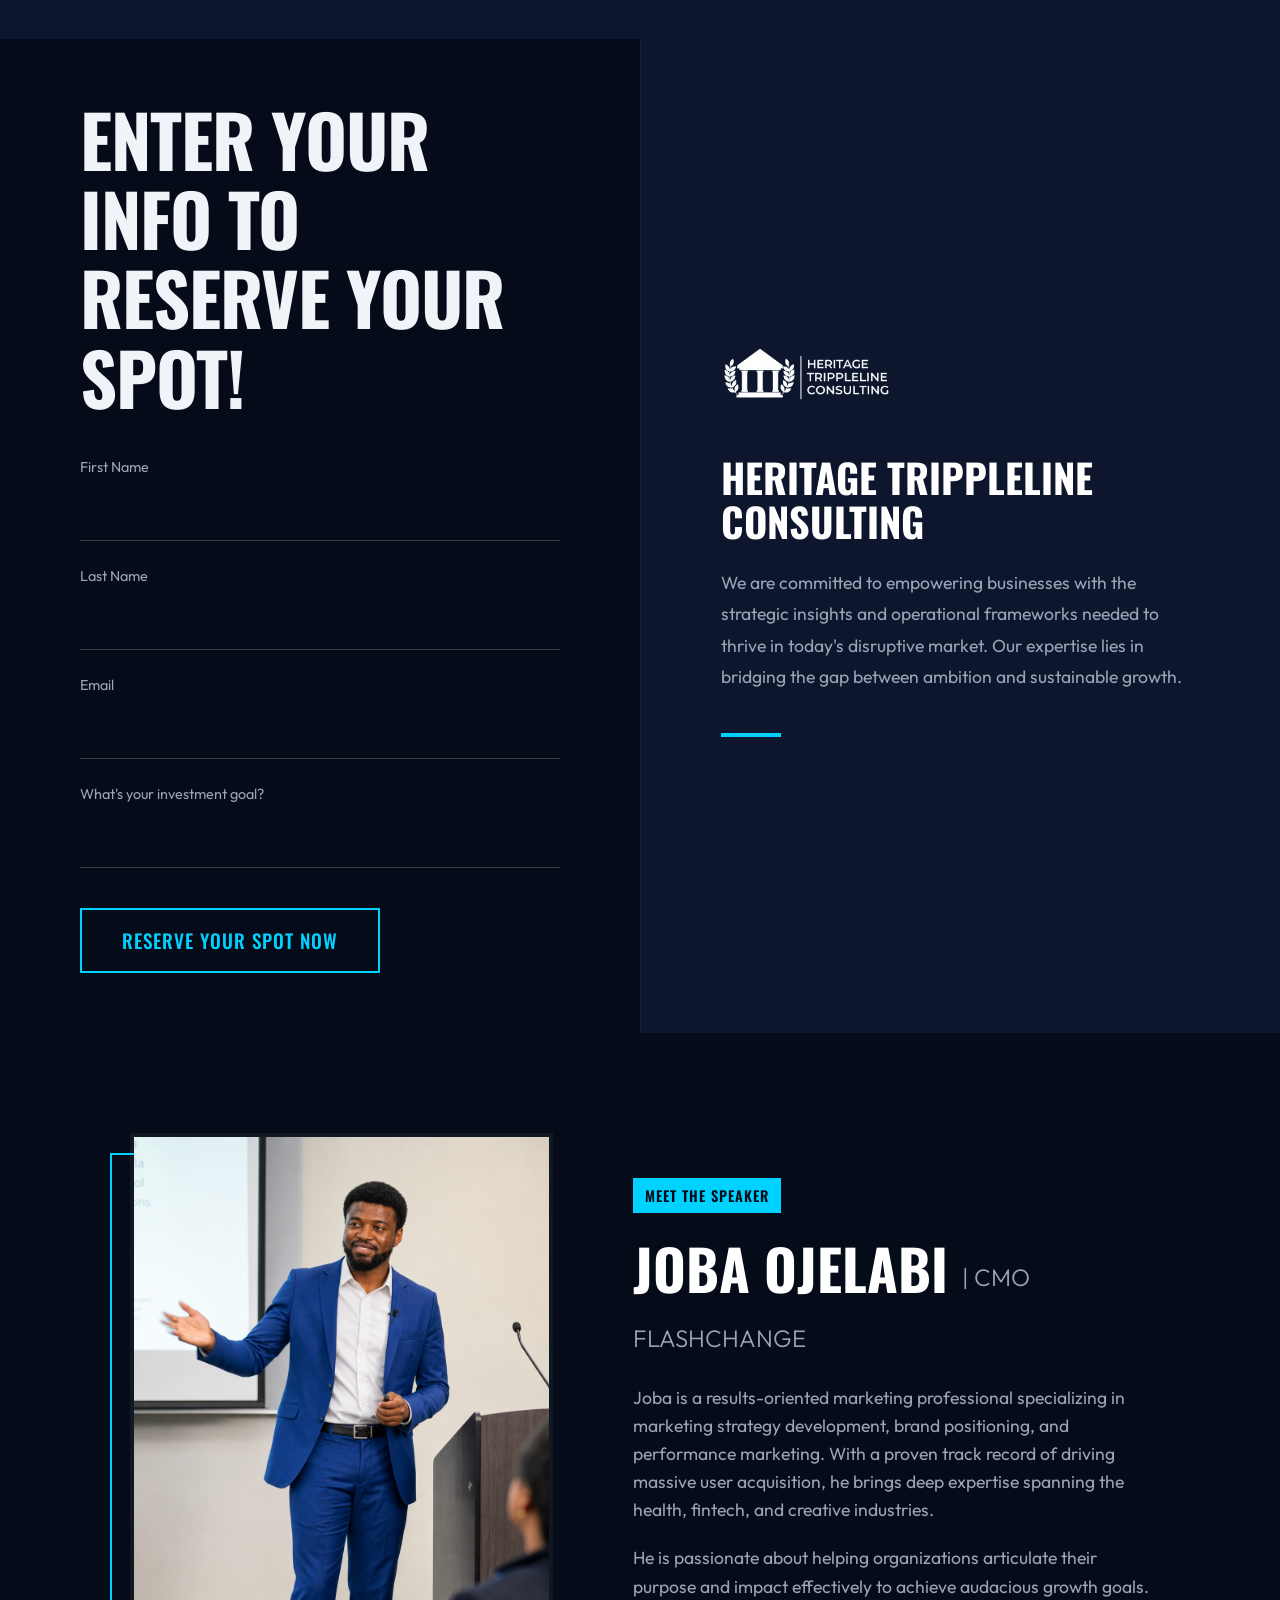
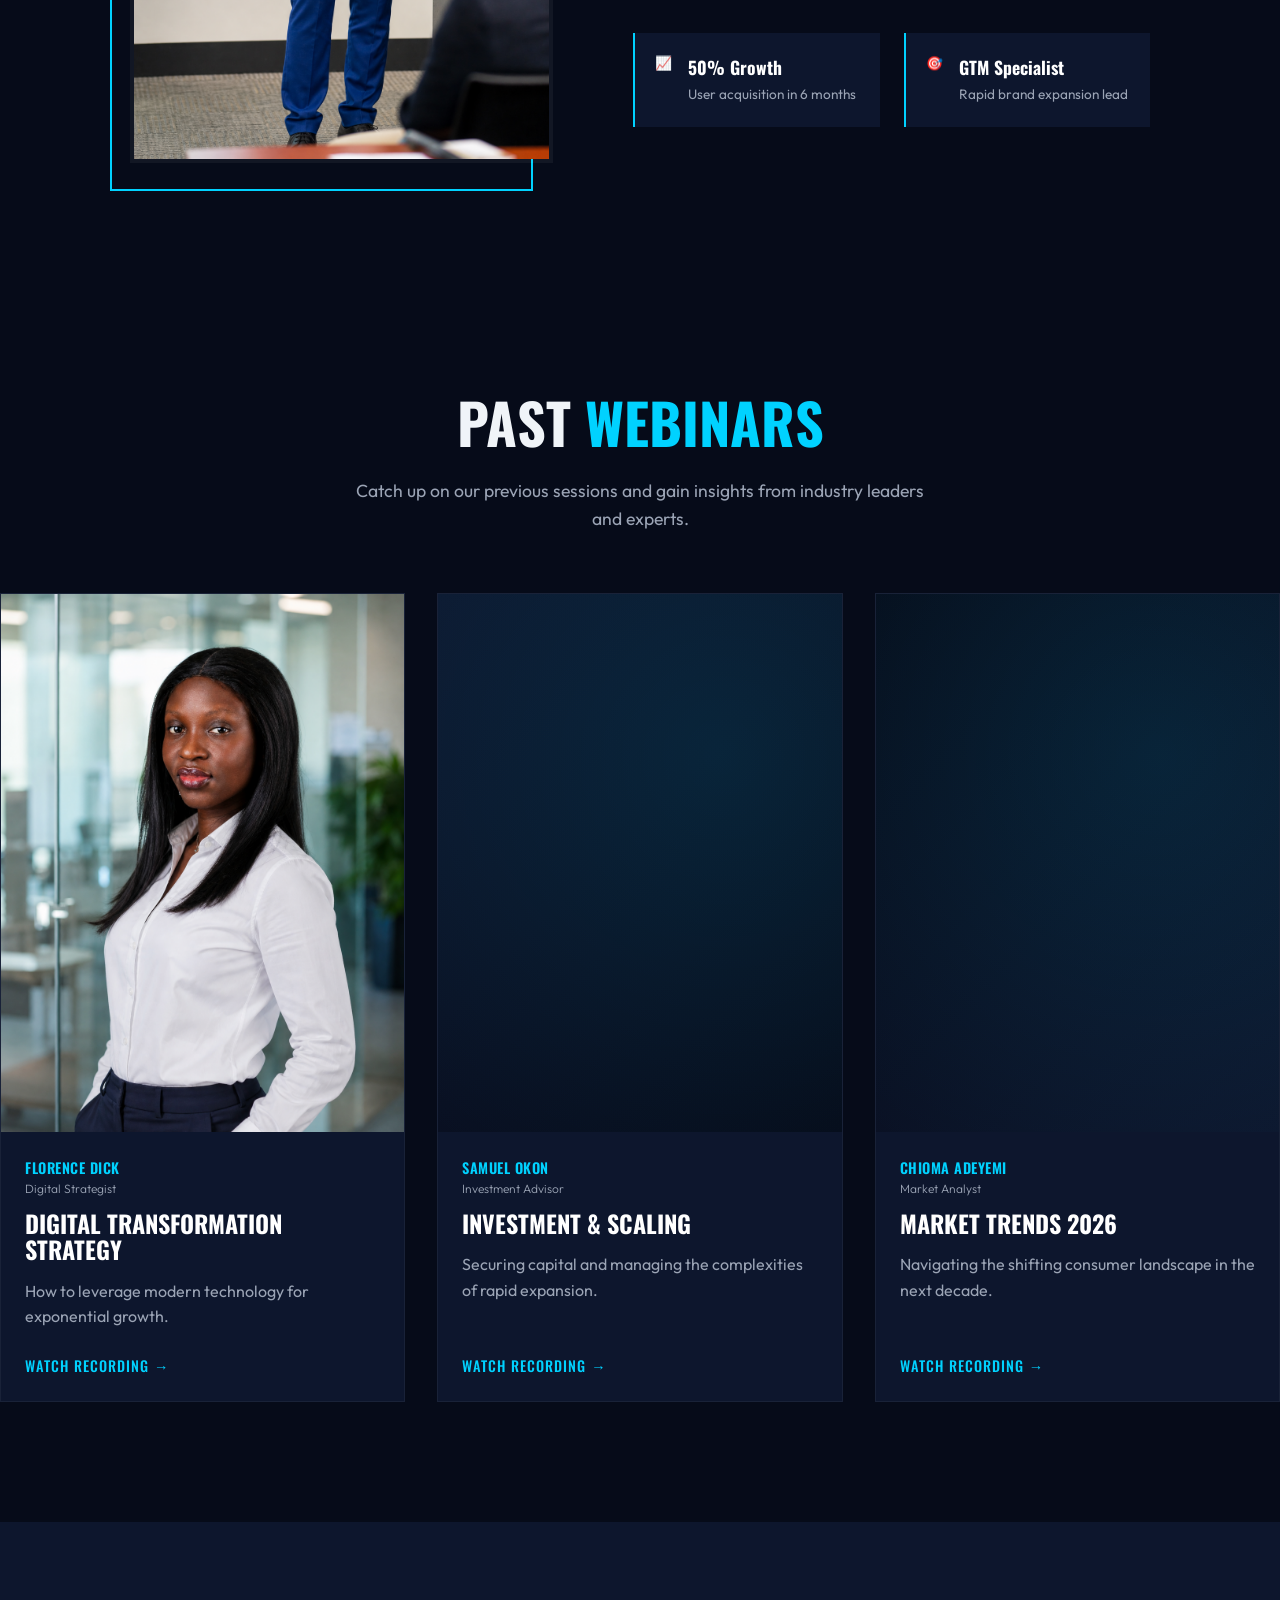
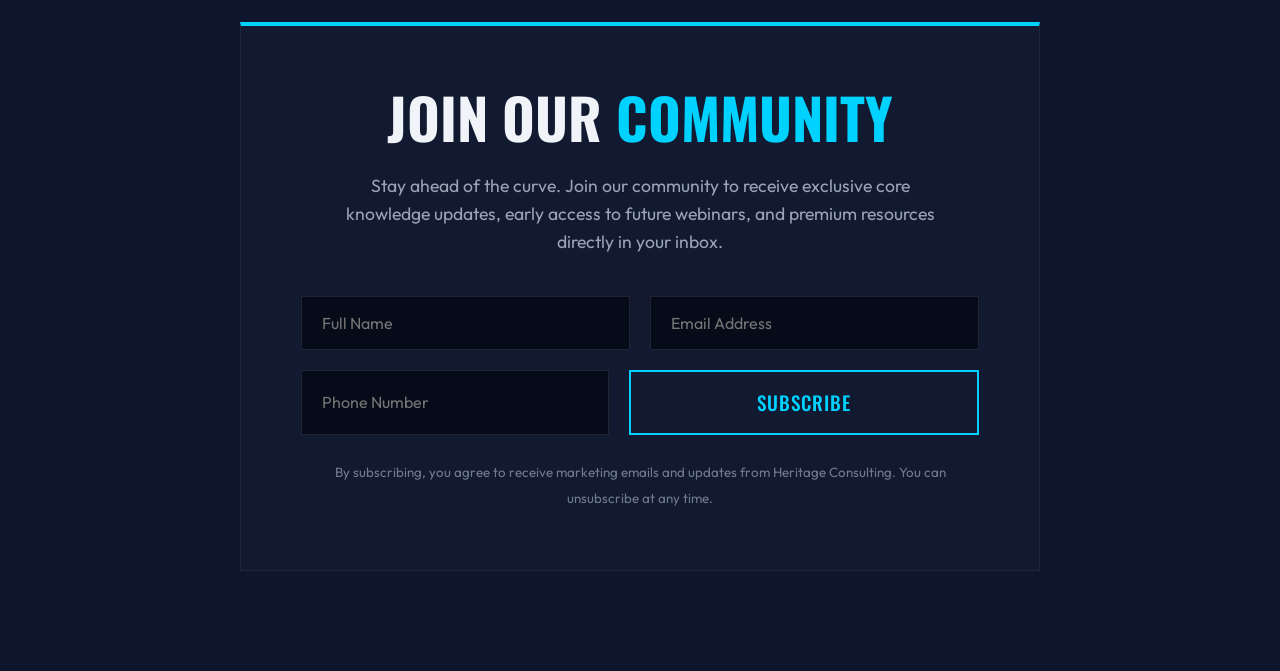
<file: indexOld.html>
<!DOCTYPE html>
<html lang="en">

<head>
    <meta charset="UTF-8">
    <meta name="viewport" content="width=device-width, initial-scale=1.0">
    <title>Webinar - Heritage Trippleline Consulting</title>
    <link rel="stylesheet" href="styles.css">
    <link rel="preconnect" href="https://fonts.googleapis.com">
    <link rel="preconnect" href="https://fonts.gstatic.com" crossorigin>
    <!-- Modern mix: Oswald for striking headers, Outfit for clean body -->
    <link
        href="https://fonts.googleapis.com/css2?family=Oswald:wght@400;500;600;700&family=Outfit:wght@300;400;500;600&display=swap"
        rel="stylesheet">
</head>

<body>
    <!-- Absolute Logo floating on top left -->
    <div class="floating-logo">
        <a href="#"><img src="logo white.png" alt="Heritage Consulting Logo" class="logo-img"></a>
    </div>

    <main>
        <section class="hero">
            <div class="hero-split">
                <!-- Left Side: Image -->
                <div class="hero-image-wrapper">
                    <div class="image-overlay"></div>
                    <img src="april speaker fullbody [casual haha].png" alt="Webinar Speaker" class="hero-image">
                </div>

                <!-- Right Side: Content -->
                <div class="hero-content-wrapper">
                    <div class="hero-content">
                        <div class="badge">FREE WEBINAR</div>
                        <h1 class="hero-title">Master the Art of<br><span class="text-accent">Strategic Growth</span>
                        </h1>
                        <p class="hero-subtitle">
                            Join our expert <strong>Joba Ojelabi</strong> as he reveals insider tips to help you
                            navigate market
                            trends, scale your
                            operations, and secure a brighter financial future for your business.
                        </p>

                        <div class="webinar-details">
                            <p class="datetime">Wednesday, April 24, 2026 | 6:00 PM EST</p>
                        </div>

                        <a href="#register" class="btn btn-outline-accent">SAVE YOUR SPOT</a>
                    </div>
                </div>
            </div>
        </section>

        <!-- Sticky Navigation -->
        <div class="sticky-nav-wrapper">
            <nav class="sticky-nav">
                <div class="container sticky-nav-container">
                    <a href="#about" class="sticky-link">What you'll learn</a>
                    <a href="#register" class="sticky-link">Register now</a>
                    <a href="#speaker" class="sticky-link">About the speaker</a>
                    <a href="#past-webinars" class="sticky-link">Past Webinars</a>
                    <a href="#community" class="sticky-link">Join the community</a>
                </div>
            </nav>
        </div>

        <!-- Problem Statement & Learning Section -->
        <section class="info-section" id="about">
            <div class="container info-container-full reveal">
                <!-- Left Side: Text -->
                <div class="info-text-side">
                    <h2 class="section-title">Why Attend This <span class="text-accent">Webinar?</span></h2>
                    <p class="section-text">
                        In an era defined by rapid technological advancements and shifting consumer behaviors,
                        traditional methods of scaling operations are no longer sufficient. Many businesses find
                        themselves stuck, unable to break through revenue ceilings despite their best efforts.
                    </p>
                    <p class="section-text">
                        This webinar dives deep into the core issues companies face when trying to innovate. We
                        highlight the hidden bottlenecks that drain resources and explain why standard strategies often
                        fail in a disruptive, modern landscape.
                    </p>
                </div>

                <!-- Right Side: Boxes -->
                <div class="info-boxes-side">
                    <div class="learning-box reveal delay-1">
                        <h3 class="subsection-title">What You Will Learn</h3>
                        <div class="learning-grid">
                            <div class="learning-item reveal delay-2">
                                <strong>Identify Hidden Bottlenecks</strong>
                                <p>Pinpoint the exact operational inefficiencies holding your business back.</p>
                            </div>
                            <div class="learning-item reveal delay-3">
                                <strong>Disruptive Agility</strong>
                                <p>Learn how to pivot and adapt to sudden market shifts effortlessly.</p>
                            </div>
                            <div class="learning-item reveal delay-4">
                                <strong>Future-Proof Frameworks</strong>
                                <p>Build a resilient, scalable operation that secures long-term dominance.</p>
                            </div>
                        </div>
                    </div>
                </div>
            </div>
        </section>

        <!-- Register Section -->
        <section class="register-section" id="register">
            <div class="register-split">
                <!-- Left Side: Form -->
                <div class="register-content-wrapper">
                    <div class="register-content reveal">
                        <h2 class="register-title">Enter your info to<br>reserve your spot!</h2>
                        <form action="#" method="POST" class="dark-form">
                            <div class="form-group">
                                <label for="first_name">First Name</label>
                                <input type="text" id="first_name" name="first_name" required>
                            </div>
                            <div class="form-group">
                                <label for="last_name">Last Name</label>
                                <input type="text" id="last_name" name="last_name" required>
                            </div>
                            <div class="form-group">
                                <label for="email">Email</label>
                                <input type="email" id="email" name="email" required>
                            </div>
                            <div class="form-group">
                                <label for="goal">What's your investment goal?</label>
                                <select id="goal" name="goal" required>
                                    <option value="" disabled selected></option>
                                    <option value="growth">Strategic Growth</option>
                                    <option value="scale">Scaling Operations</option>
                                    <option value="other">Other</option>
                                </select>
                            </div>
                            <button type="submit" class="btn btn-outline-accent">RESERVE YOUR SPOT NOW</button>
                        </form>
                    </div>
                </div>

                <!-- Right Side: About Heritage -->
                <div class="heritage-info-wrapper reveal delay-1">
                    <div class="heritage-content">
                        <img src="logo white.png" alt="Heritage Logo" class="heritage-logo-large">
                        <h3 class="heritage-title">Heritage Trippleline Consulting</h3>
                        <p class="heritage-text">
                            We are committed to empowering businesses with the strategic insights and operational
                            frameworks needed to thrive in today's disruptive market. Our expertise lies in bridging the
                            gap between ambition and sustainable growth.
                        </p>
                        <div class="heritage-accent-line"></div>
                    </div>
                </div>
            </div>
        </section>

        <!-- Speaker Section -->
        <section class="speaker-section" id="speaker">
            <div class="container speaker-container">
                <!-- Left: Speaker Image -->
                <div class="speaker-image-col reveal">
                    <div class="speaker-image-offset"></div>
                    <img src="april speaker casual [full haha].png" alt="Joba Ojelabi" class="speaker-image">
                </div>

                <!-- Right: Speaker Info -->
                <div class="speaker-content-col reveal delay-2">
                    <div class="badge">MEET THE SPEAKER</div>
                    <h2 class="speaker-name">Joba Ojelabi <span class="speaker-title">| CMO FlashChange</span></h2>
                    <p class="section-text">
                        Joba is a results-oriented marketing professional specializing in marketing strategy
                        development, brand positioning, and performance marketing. With a proven track record of driving
                        massive user acquisition, he brings deep expertise spanning the health, fintech, and creative
                        industries.
                    </p>
                    <p class="section-text">
                        He is passionate about helping organizations articulate their purpose and impact effectively to
                        achieve audacious growth goals.
                    </p>

                    <div class="speaker-stats">
                        <div class="stat-box">
                            <span class="stat-icon">📈</span>
                            <div>
                                <strong>50% Growth</strong>
                                <span>User acquisition in 6 months</span>
                            </div>
                        </div>
                        <div class="stat-box">
                            <span class="stat-icon">🎯</span>
                            <div>
                                <strong>GTM Specialist</strong>
                                <span>Rapid brand expansion lead</span>
                            </div>
                        </div>
                    </div>
                </div>
            </div>
        </section>

        <!-- Past Webinars Section -->
        <section class="past-webinars-section" id="past-webinars">
            <div class="container">
                <div class="section-header reveal">
                    <h2 class="section-title text-center">Past <span class="text-accent">Webinars</span></h2>
                    <p class="section-text text-center mx-auto" style="max-width: 600px;">
                        Catch up on our previous sessions and gain insights from industry leaders and experts.
                    </p>
                </div>

                <div class="webinar-grid">
                    <!-- Webinar 1 -->
                    <div class="webinar-card reveal delay-1">
                        <div class="webinar-card-image-wrapper">
                            <img src="florence dick.png" alt="Digital Transformation Webinar" class="webinar-card-image">
                        </div>
                        <div class="webinar-card-content">
                            <div class="webinar-speaker-info">
                                <span class="webinar-speaker-name">Florence Dick</span>
                                <span class="webinar-speaker-title">Digital Strategist</span>
                            </div>
                            <h3 class="webinar-card-title">Digital Transformation Strategy</h3>
                            <p class="webinar-card-text">How to leverage modern technology for exponential growth.</p>
                            <a href="subpage.html" class="webinar-card-link">Watch Recording →</a>
                        </div>
                    </div>

                    <!-- Webinar 2 -->
                    <div class="webinar-card reveal delay-2">
                        <div class="webinar-card-image-wrapper">
                            <div class="placeholder-card-image"></div>
                        </div>
                        <div class="webinar-card-content">
                            <div class="webinar-speaker-info">
                                <span class="webinar-speaker-name">Samuel Okon</span>
                                <span class="webinar-speaker-title">Investment Advisor</span>
                            </div>
                            <h3 class="webinar-card-title">Investment & Scaling</h3>
                            <p class="webinar-card-text">Securing capital and managing the complexities of rapid expansion.
                            </p>
                            <a href="#" class="webinar-card-link">Watch Recording →</a>
                        </div>
                    </div>

                    <!-- Webinar 3 -->
                    <div class="webinar-card reveal delay-3">
                        <div class="webinar-card-image-wrapper">
                            <div class="placeholder-card-image alternate"></div>
                        </div>
                        <div class="webinar-card-content">
                            <div class="webinar-speaker-info">
                                <span class="webinar-speaker-name">Chioma Adeyemi</span>
                                <span class="webinar-speaker-title">Market Analyst</span>
                            </div>
                            <h3 class="webinar-card-title">Market Trends 2026</h3>
                            <p class="webinar-card-text">Navigating the shifting consumer landscape in the next decade.</p>
                            <a href="#" class="webinar-card-link">Watch Recording →</a>
                        </div>
                    </div>
                </div>
            </div>
        </section>

        <!-- Community Section -->
        <section class="community-section" id="community">
            <div class="container">
                <div class="community-box reveal">
                    <h2 class="section-title text-center">Join Our <span class="text-accent">Community</span></h2>
                    <p class="section-text text-center mx-auto" style="max-width: 600px;">
                        Stay ahead of the curve. Join our community to receive exclusive core knowledge updates, early
                        access to future webinars, and premium resources directly in your inbox.
                    </p>

                    <form action="#" method="POST" class="newsletter-form-complex">
                        <div class="form-row">
                            <input type="text" name="community_name" placeholder="Full Name" required>
                            <input type="email" name="community_email" placeholder="Email Address" required>
                        </div>
                        <div class="form-row">
                            <input type="tel" name="community_phone" placeholder="Phone Number" required>
                            <button type="submit" class="btn btn-outline-accent">SUBSCRIBE</button>
                        </div>
                    </form>

                    <p class="consent-text text-center">
                        <small>By subscribing, you agree to receive marketing emails and updates from Heritage
                            Consulting. You can unsubscribe at any time.</small>
                    </p>
                </div>
            </div>
        </section>
    </main>

    <script>
        // Intersection Observer for scroll animations
        const observerOptions = {
            root: null,
            rootMargin: '0px',
            threshold: 0.15
        };

        const observer = new IntersectionObserver((entries, observer) => {
            entries.forEach(entry => {
                if (entry.isIntersecting) {
                    entry.target.classList.add('active');
                    observer.unobserve(entry.target); // Run once
                }
            });
        }, observerOptions);

        document.querySelectorAll('.reveal').forEach((el) => {
            observer.observe(el);
        });
    </script>
</body>

</html>
</file>
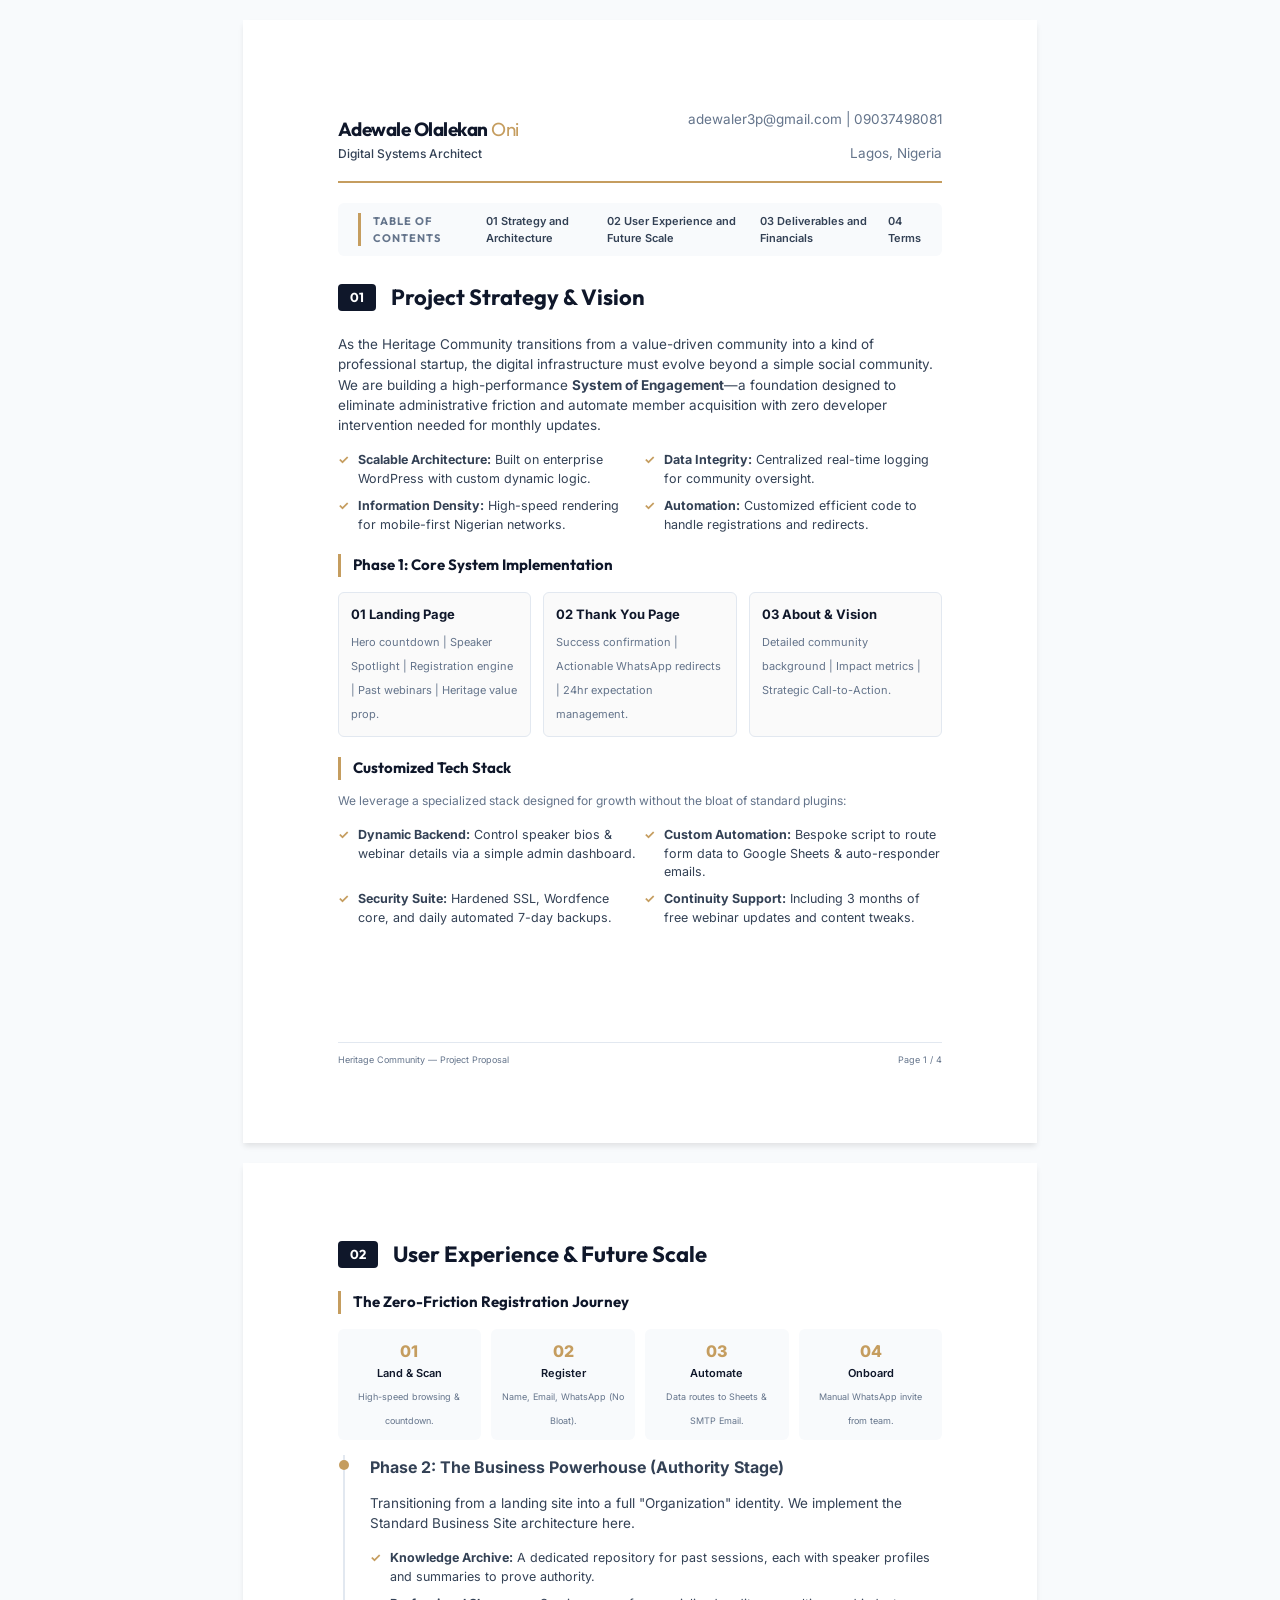
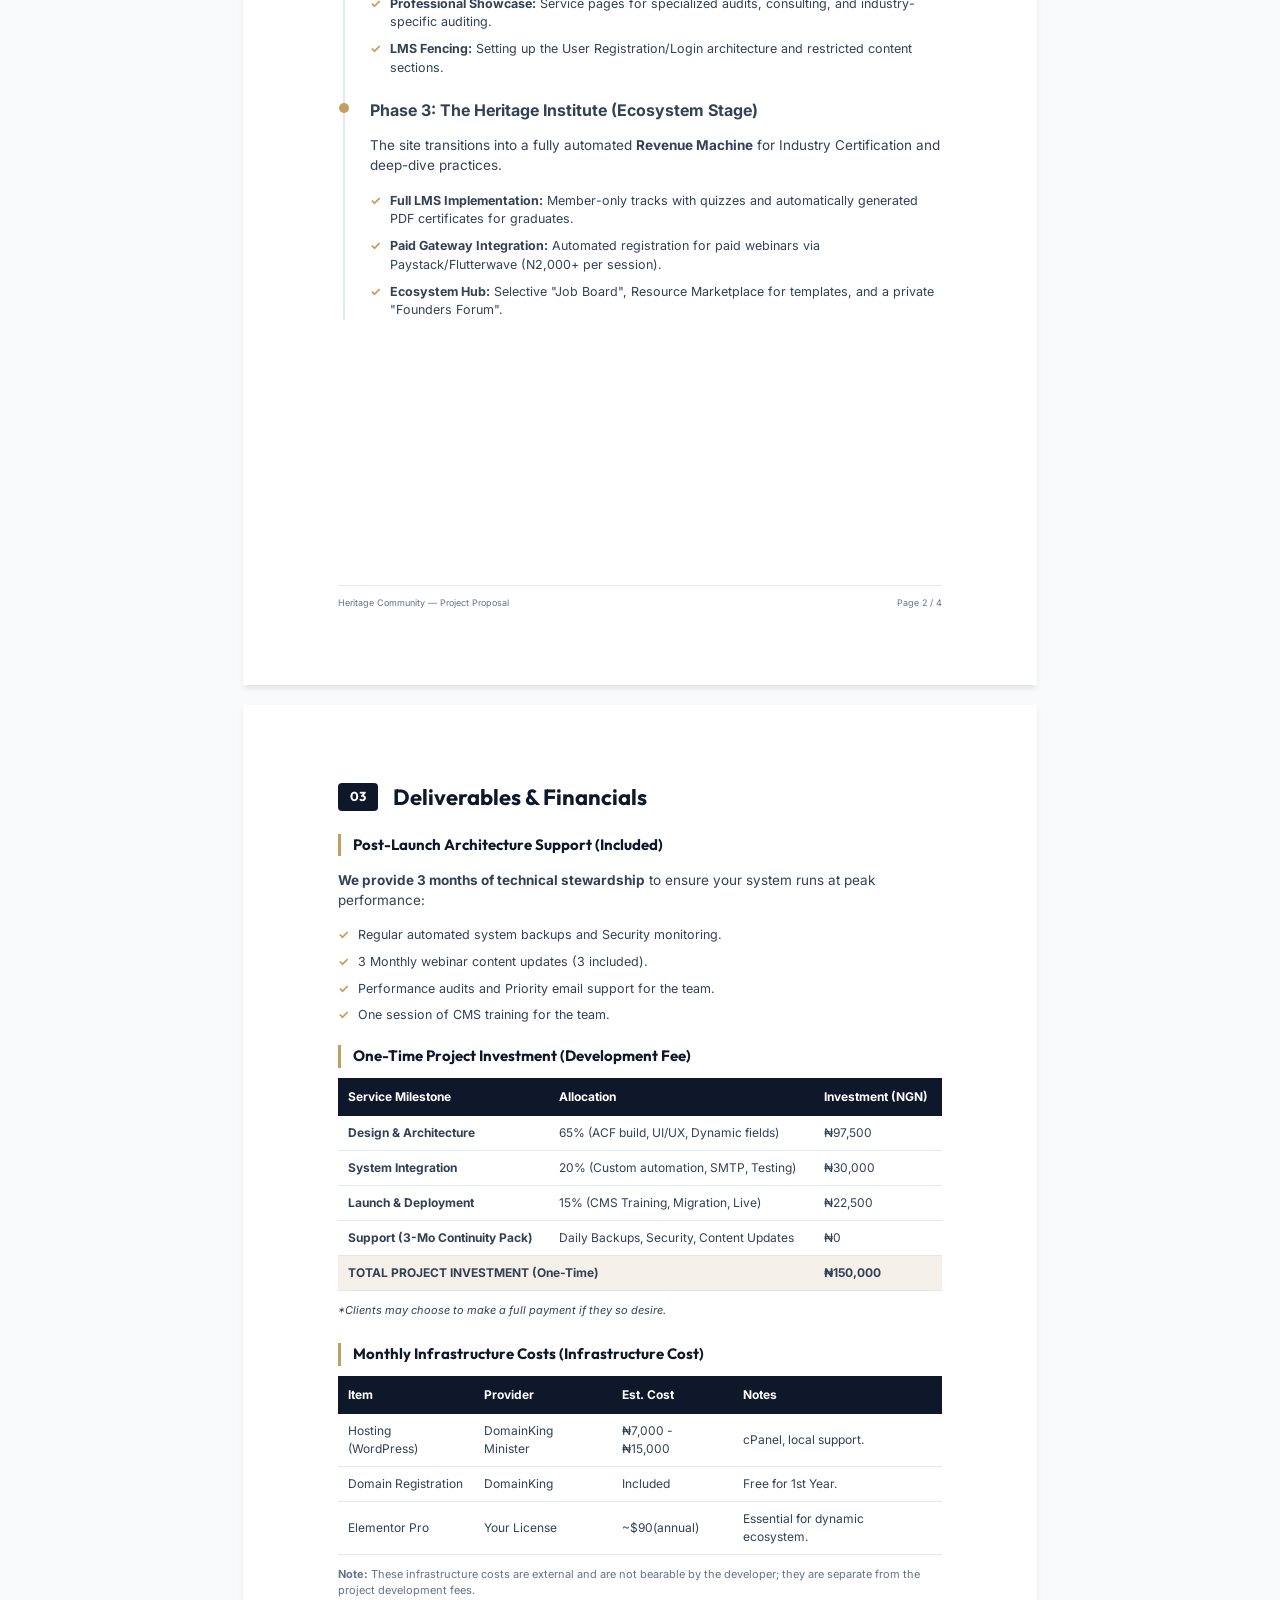
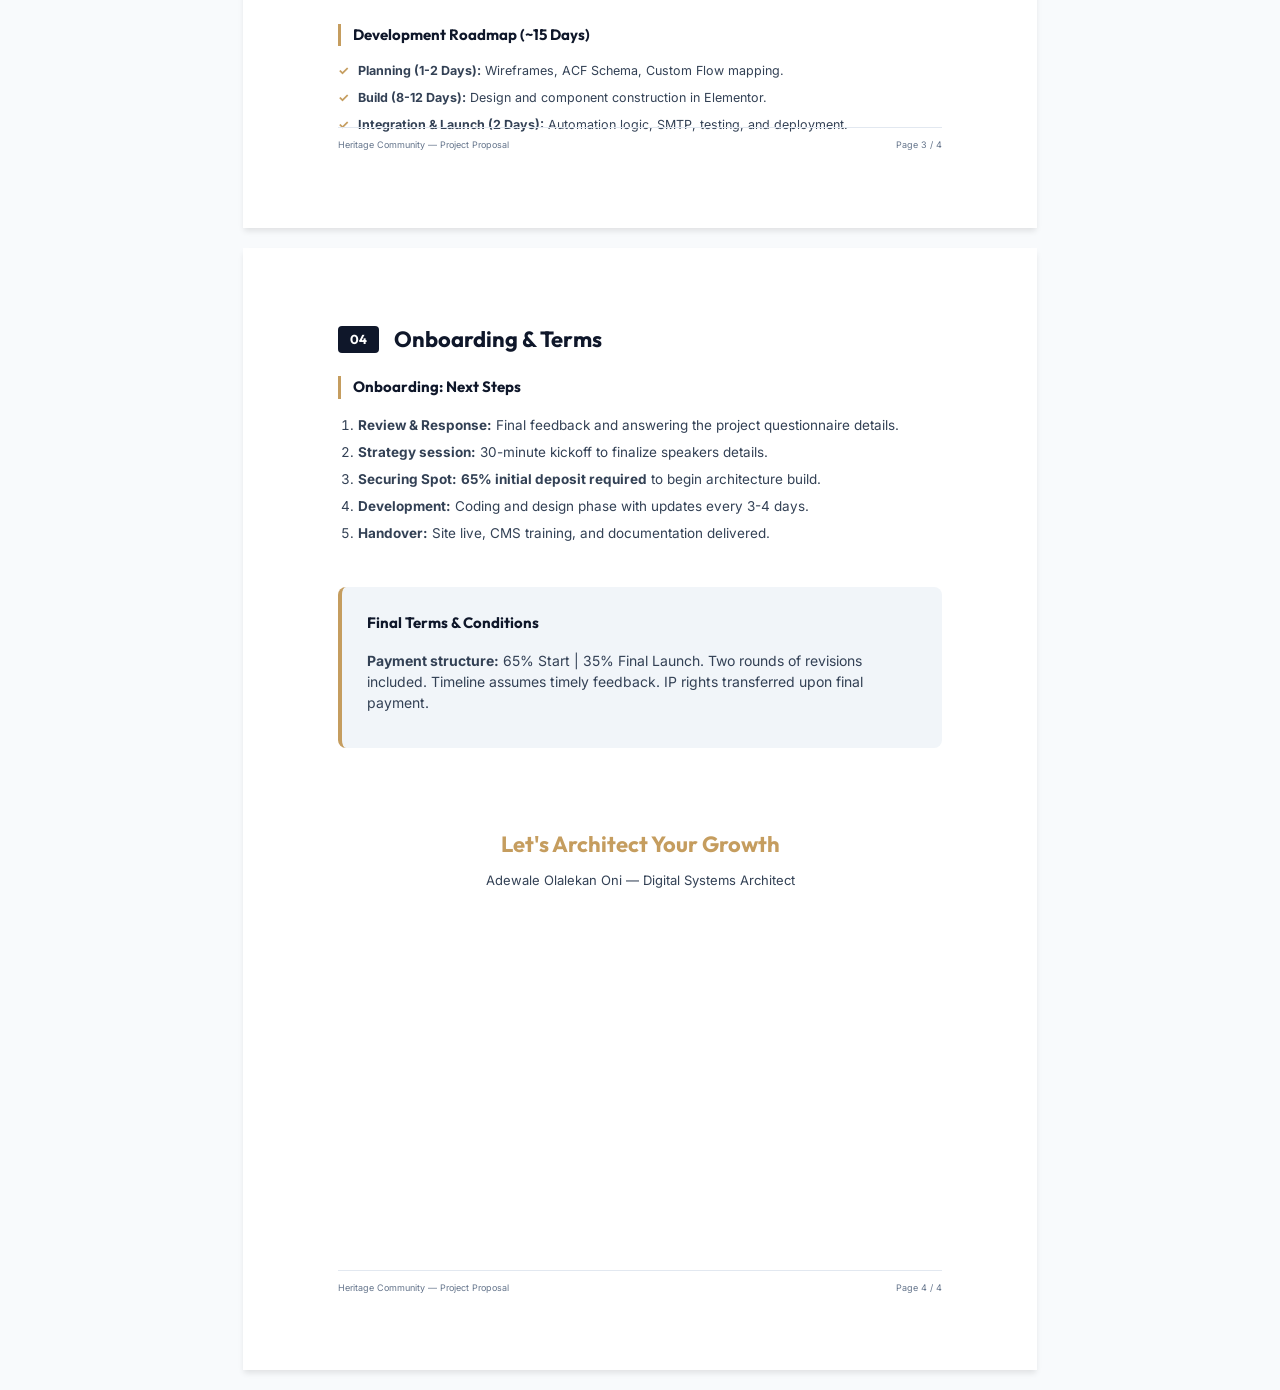
<file: proposalFinal.html>
<!doctype html>
<html lang="en">

<head>
  <meta charset="UTF-8" />
  <meta name="viewport" content="width=device-width, initial-scale=1.0" />
  <title>Systems Architecture & Growth Proposal - Heritage Community</title>
  <link rel="preconnect" href="https://fonts.googleapis.com" />
  <link rel="preconnect" href="https://fonts.gstatic.com" crossorigin />
  <link
    href="https://fonts.googleapis.com/css2?family=Inter:wght@300;400;500;600;700&family=Outfit:wght@400;600;700&display=swap"
    rel="stylesheet" />
  <style>
    :root {
      --primary: #0f172a;
      --accent: #c59d5f;
      --accent-light: #f5f1ea;
      --secondary: #64748b;
      --text: #334155;
      --bg: #f8fafc;
      --white: #ffffff;
      --border: #e2e8f0;
    }

    * {
      box-sizing: border-box;
    }

    body {
      font-family: "Inter", sans-serif;
      line-height: 1.5;
      color: var(--text);
      background: var(--bg);
      margin: 0;
      padding: 0;
    }

    h1,
    h2,
    h3,
    h4 {
      font-family: "Outfit", sans-serif;
      color: var(--primary);
      font-weight: 700;
      margin: 0;
    }

    .page {
      width: 210mm;
      height: 297mm;
      margin: 20px auto;
      background: var(--white);
      padding: 20mm 25mm;
      box-shadow: 0 4px 6px -1px rgb(0 0 0 / 0.1);
      position: relative;
      page-break-after: always;
      overflow: hidden;
    }

    header {
      display: flex;
      justify-content: space-between;
      align-items: flex-end;
      margin-bottom: 20px;
      border-bottom: 2px solid var(--accent);
      padding-bottom: 8px;
    }

    .logo-area h1 {
      font-size: 19px;
      letter-spacing: -0.5px;
    }

    .logo-area span {
      color: var(--accent);
      font-weight: 400;
    }

    .contact-info {
      text-align: right;
      font-size: 11px;
      color: var(--secondary);
    }

    .toc {
      background: var(--bg);
      padding: 10px 20px;
      border-radius: 6px;
      margin-bottom: 25px;
      display: flex;
      align-items: center;
      gap: 20px;
    }

    .toc h3 {
      font-size: 11px;
      text-transform: uppercase;
      letter-spacing: 1px;
      color: var(--secondary);
      margin: 0;
    }

    .toc ul {
      list-style: none;
      padding: 0;
      margin: 0;
      display: flex;
      gap: 15px;
      font-weight: 600;
      font-size: 11px;
    }

    h2 {
      font-size: 22px;
      margin-bottom: 20px;
      display: flex;
      align-items: center;
      gap: 15px;
    }

    h2 span {
      background: var(--primary);
      color: white;
      padding: 4px 12px;
      border-radius: 4px;
      font-size: 13px;
    }

    h3 {
      font-size: 15px;
      margin: 20px 0 10px 0;
      color: var(--primary);
      border-left: 3px solid var(--accent);
      padding-left: 12px;
    }

    p {
      margin-bottom: 10px;
      font-size: 13.5px;
    }

    .feature-list {
      list-style: none;
      padding: 0;
      display: grid;
      grid-template-columns: 1fr 1fr;
      gap: 8px;
      margin-bottom: 15px;
    }

    .feature-list li {
      padding-left: 20px;
      position: relative;
      font-size: 12.5px;
    }

    .feature-list li::before {
      content: "✓";
      position: absolute;
      left: 0;
      color: var(--accent);
      font-weight: bold;
    }

    .deliverable-grid {
      display: grid;
      grid-template-columns: repeat(3, 1fr);
      gap: 12px;
      margin: 15px 0;
    }

    .deliverable-card {
      background: #fafafa;
      border: 1px solid var(--border);
      padding: 12px;
      border-radius: 6px;
    }

    .deliverable-title {
      font-weight: 700;
      color: var(--primary);
      font-size: 13px;
      margin-bottom: 4px;
      display: block;
    }

    .deliverable-details {
      font-size: 11px;
      color: var(--secondary);
      line-height: 1.4;
    }

    .flow-container {
      display: grid;
      grid-template-columns: repeat(4, 1fr);
      gap: 10px;
      margin: 15px 0;
    }

    .flow-step {
      text-align: center;
      padding: 10px;
      background: var(--bg);
      border-radius: 6px;
    }

    .flow-num {
      font-weight: 800;
      color: var(--accent);
      display: block;
      font-size: 16px;
      margin-bottom: 2px;
    }

    .flow-text {
      font-size: 11px;
      font-weight: 600;
      color: var(--primary);
      display: block;
      margin-bottom: 1px;
    }

    .flow-sub {
      font-size: 9px;
      color: var(--secondary);
    }

    table {
      width: 100%;
      border-collapse: collapse;
      margin: 10px 0;
      font-size: 12px;
    }

    th {
      background: var(--primary);
      color: white;
      text-align: left;
      padding: 10px;
    }

    td {
      padding: 8px 10px;
      border-bottom: 1px solid var(--border);
    }

    .total-row {
      background: var(--accent-light);
      font-weight: 700;
    }

    .roadmap-container {
      border-left: 2px solid var(--border);
      padding-left: 25px;
      margin-left: 5px;
    }

    .roadmap-item {
      position: relative;
      margin-bottom: 20px;
    }

    .roadmap-item::before {
      content: "";
      position: absolute;
      left: -31px;
      top: 5px;
      width: 10px;
      height: 10px;
      background: var(--accent);
      border-radius: 50%;
    }

    footer {
      position: absolute;
      bottom: 20mm;
      left: 25mm;
      right: 25mm;
      padding-top: 10px;
      border-top: 1px solid var(--border);
      display: flex;
      justify-content: space-between;
      font-size: 9px;
      color: var(--secondary);
    }

    @media print {
      body {
        background: white;
        padding: 0;
      }

      .page {
        margin: 0;
        box-shadow: none;
        width: 210mm;
        height: 297mm;
        padding: 20mm 25mm;
      }

      @page {
        size: A4;
        margin: 0;
      }

      footer {
        bottom: 10mm;
      }
    }
  </style>
</head>

<body>
  <!-- PAGE 1: STRATEGY & ARCHITECTURE -->
  <div class="page">
    <header>
      <div class="logo-area">
        <h1>Adewale Olalekan <span>Oni</span></h1>
        <p style="margin-top: 2px; font-size: 12px; font-weight: 500">Digital Systems Architect</p>
      </div>
      <div class="contact-info">
        <p>adewaler3p@gmail.com | 09037498081</p>
        <p>Lagos, Nigeria</p>
      </div>
    </header>

    <div class="toc">
      <h3>Table of Contents</h3>
      <ul>
        <li>01 Strategy and Architecture</li>
        <li>02 User Experience and Future Scale</li>
        <li>03 Deliverables and Financials</li>
        <li>04 Terms</li>
      </ul>
    </div>

    <div id="vision">
      <h2><span>01</span> Project Strategy & Vision</h2>
      <p>
        As the Heritage Community transitions from a value-driven community into a kind of professional startup, the
        digital infrastructure must evolve beyond a simple social community. We are building a high-performance
        <strong>System of Engagement</strong>—a foundation designed to eliminate administrative friction and automate
        member acquisition with zero developer intervention needed for monthly updates.
      </p>
      <ul class="feature-list">
        <li><strong>Scalable Architecture:</strong> Built on enterprise WordPress with custom dynamic logic.</li>
        <li><strong>Data Integrity:</strong> Centralized real-time logging for community oversight.</li>
        <li><strong>Information Density:</strong> High-speed rendering for mobile-first Nigerian networks.</li>
        <li><strong>Automation:</strong> Customized efficient code to handle registrations and redirects.</li>
      </ul>
    </div>

    <div id="deliverables">
      <h3>Phase 1: Core System Implementation</h3>
      <div class="deliverable-grid">
        <div class="deliverable-card">
          <span class="deliverable-title">01 Landing Page</span>
          <span class="deliverable-details">Hero countdown | Speaker Spotlight | Registration engine | Past webinars |
            Heritage value prop.</span>
        </div>
        <div class="deliverable-card">
          <span class="deliverable-title">02 Thank You Page</span>
          <span class="deliverable-details">Success confirmation | Actionable WhatsApp redirects | 24hr expectation
            management.</span>
        </div>
        <div class="deliverable-card">
          <span class="deliverable-title">03 About & Vision</span>
          <span class="deliverable-details">Detailed community background | Impact metrics | Strategic
            Call-to-Action.</span>
        </div>
      </div>

      <h3>Customized Tech Stack</h3>
      <p style="font-size: 12px; color: var(--secondary);">We leverage a specialized stack designed for growth without
        the bloat of standard plugins:</p>
      <ul class="feature-list">
        <li><strong>Dynamic Backend:</strong> Control speaker bios & webinar details via a simple admin dashboard.</li>
        <li><strong>Custom Automation:</strong> Bespoke script to route form data to Google Sheets & auto-responder
          emails.</li>
        <li><strong>Security Suite:</strong> Hardened SSL, Wordfence core, and daily automated 7-day backups.</li>
        <li><strong>Continuity Support:</strong> Including 3 months of free webinar updates and content tweaks.</li>
      </ul>
    </div>

    <footer>
      <span>Heritage Community — Project Proposal</span>
      <span>Page 1 / 4</span>
    </footer>
  </div>

  <!-- PAGE 2: USER EXPERIENCE & FUTURE SCALE -->
  <div class="page">
    <h2><span>02</span> User Experience & Future Scale</h2>

    <h3>The Zero-Friction Registration Journey</h3>
    <div class="flow-container">
      <div class="flow-step">
        <span class="flow-num">01</span>
        <span class="flow-text">Land & Scan</span>
        <span class="flow-sub">High-speed browsing & countdown.</span>
      </div>
      <div class="flow-step">
        <span class="flow-num">02</span>
        <span class="flow-text">Register</span>
        <span class="flow-sub">Name, Email, WhatsApp (No Bloat).</span>
      </div>
      <div class="flow-step">
        <span class="flow-num">03</span>
        <span class="flow-text">Automate</span>
        <span class="flow-sub">Data routes to Sheets & SMTP Email.</span>
      </div>
      <div class="flow-step">
        <span class="flow-num">04</span>
        <span class="flow-text">Onboard</span>
        <span class="flow-sub">Manual WhatsApp invite from team.</span>
      </div>
    </div>

    <div id="phases" class="roadmap-container">
      <div class="roadmap-item">
        <strong>Phase 2: The Business Powerhouse (Authority Stage)</strong>
        <p>Transitioning from a landing site into a full "Organization" identity. We implement the Standard Business
          Site architecture here.</p>
        <ul class="feature-list" style="grid-template-columns: 1fr;">
          <li><strong>Knowledge Archive:</strong> A dedicated repository for past sessions, each with speaker profiles
            and summaries to prove authority.</li>
          <li><strong>Professional Showcase:</strong> Service pages for specialized audits, consulting, and
            industry-specific auditing.</li>
          <li><strong>LMS Fencing:</strong> Setting up the User Registration/Login architecture and restricted content
            sections.</li>
        </ul>
      </div>

      <div class="roadmap-item">
        <strong>Phase 3: The Heritage Institute (Ecosystem Stage)</strong>
        <p>The site transitions into a fully automated <strong>Revenue Machine</strong> for Industry Certification and
          deep-dive practices.</p>
        <ul class="feature-list" style="grid-template-columns: 1fr;">
          <li><strong>Full LMS Implementation:</strong> Member-only tracks with quizzes and automatically generated PDF
            certificates for graduates.</li>
          <li><strong>Paid Gateway Integration:</strong> Automated registration for paid webinars via
            Paystack/Flutterwave (N2,000+ per session).</li>
          <li><strong>Ecosystem Hub:</strong> Selective "Job Board", Resource Marketplace for templates, and a private
            "Founders Forum".</li>
        </ul>
      </div>
    </div>

    <footer>
      <span>Heritage Community — Project Proposal</span>
      <span>Page 2 / 4</span>
    </footer>
  </div>

  <!-- PAGE 3: DELIVERABLES & FINANCIALS -->
  <div class="page">
    <h2><span>03</span> Deliverables & Financials</h2>

    <h3>Post-Launch Architecture Support (Included)</h3>
    <p><strong>We provide 3 months of technical stewardship</strong> to ensure your system runs at peak performance:</p>
    <ul class="feature-list" style="grid-template-columns: 1fr;">
      <li>Regular automated system backups and Security monitoring.</li>
      <li>3 Monthly webinar content updates (3 included).</li>
      <li>Performance audits and Priority email support for the team.</li>
      <li>One session of CMS training for the team.</li>
    </ul>

    <h3>One-Time Project Investment (Development Fee)</h3>
    <table>
      <thead>
        <tr>
          <th>Service Milestone</th>
          <th>Allocation</th>
          <th>Investment (NGN)</th>
        </tr>
      </thead>
      <tbody>
        <tr>
          <td><strong>Design & Architecture</strong></td>
          <td>65% (ACF build, UI/UX, Dynamic fields)</td>
          <td>₦97,500</td>
        </tr>
        <tr>
          <td><strong>System Integration</strong></td>
          <td>20% (Custom automation, SMTP, Testing)</td>
          <td>₦30,000</td>
        </tr>
        <tr>
          <td><strong>Launch & Deployment</strong></td>
          <td>15% (CMS Training, Migration, Live)</td>
          <td>₦22,500</td>
        </tr>
        <tr>
          <td><strong>Support (3-Mo Continuity Pack)</strong></td>
          <td>Daily Backups, Security, Content Updates</td>
          <td>₦0</td>
        </tr>
        <tr class="total-row">
          <td colspan="2">TOTAL PROJECT INVESTMENT (One-Time)</td>
          <td>₦150,000</td>
        </tr>
      </tbody>
    </table>

    <p style="font-size: 11px; font-style: italic; margin-bottom: 25px;">*Clients may choose to make a full payment if
      they so desire.</p>

    <h3>Monthly Infrastructure Costs (Infrastructure Cost)</h3>
    <table>
      <thead>
        <tr>
          <th>Item</th>
          <th>Provider</th>
          <th>Est. Cost</th>
          <th>Notes</th>
        </tr>
      </thead>
      <tbody>
        <tr>
          <td>Hosting (WordPress)</td>
          <td>DomainKing Minister</td>
          <td>₦7,000 - ₦15,000</td>
          <td>cPanel, local support.</td>
        </tr>
        <tr>
          <td>Domain Registration</td>
          <td>DomainKing</td>
          <td>Included</td>
          <td>Free for 1st Year.</td>
        </tr>
        <tr>
          <td>Elementor Pro</td>
          <td>Your License</td>
          <td>~$90(annual)</td>
          <td>Essential for dynamic ecosystem.</td>
        </tr>
      </tbody>
    </table>
    <p style="font-size: 11px; color: var(--secondary); margin-bottom: 25px;">
      <strong>Note:</strong> These infrastructure costs are external and are not bearable by the developer; they are
      separate from the project development fees.
    </p>

    <h3>Development Roadmap (~15 Days)</h3>
    <ul class="feature-list" style="grid-template-columns: 1fr;">
      <li><strong>Planning (1-2 Days):</strong> Wireframes, ACF Schema, Custom Flow mapping.</li>
      <li><strong>Build (8-12 Days):</strong> Design and component construction in Elementor.</li>
      <li><strong>Integration & Launch (2 Days):</strong> Automation logic, SMTP, testing, and deployment.</li>
    </ul>

    <footer>
      <span>Heritage Community — Project Proposal</span>
      <span>Page 3 / 4</span>
    </footer>
  </div>

  <!-- PAGE 4: ONBOARDING & TERMS -->
  <div class="page">
    <h2><span>04</span> Onboarding & Terms</h2>

    <div id="onboarding">
      <h3>Onboarding: Next Steps</h3>
      <ol style="font-size: 13.5px; line-height: 2; color: var(--text); padding-left: 20px;">
        <li><strong>Review & Response:</strong> Final feedback and answering the project questionnaire details.</li>
        <li><strong>Strategy session:</strong> 30-minute kickoff to finalize speakers details.</li>
        <li><strong>Securing Spot:</strong> <strong>65% initial deposit required</strong> to begin architecture build.
        </li>
        <li><strong>Development:</strong> Coding and design phase with updates every 3-4 days.</li>
        <li><strong>Handover:</strong> Site live, CMS training, and documentation delivered.</li>
      </ol>
    </div>

    <div
      style="background: #f1f5f9; padding: 25px; border-radius: 8px; margin-top: 40px; border-left: 4px solid var(--accent);">
      <h3 style="margin-top: 0; border: none; padding: 0;">Final Terms & Conditions</h3>
      <p style="font-size: 14px; margin-top: 15px;">
        <strong>Payment structure:</strong> 65% Start | 35% Final Launch. Two rounds of revisions included.
        Timeline assumes timely feedback. IP rights transferred upon final payment.
      </p>
    </div>

    <div style="margin-top: 80px; text-align: center;">
      <h4 style="color: var(--accent); font-size: 22px;">Let's Architect Your Growth</h4>
      <p style="font-size: 13px; margin-top: 10px;">Adewale Olalekan Oni — Digital Systems Architect</p>
    </div>

    <footer>
      <span>Heritage Community — Project Proposal</span>
      <span>Page 4 / 4</span>
    </footer>
  </div>
</body>

</html>
</file>
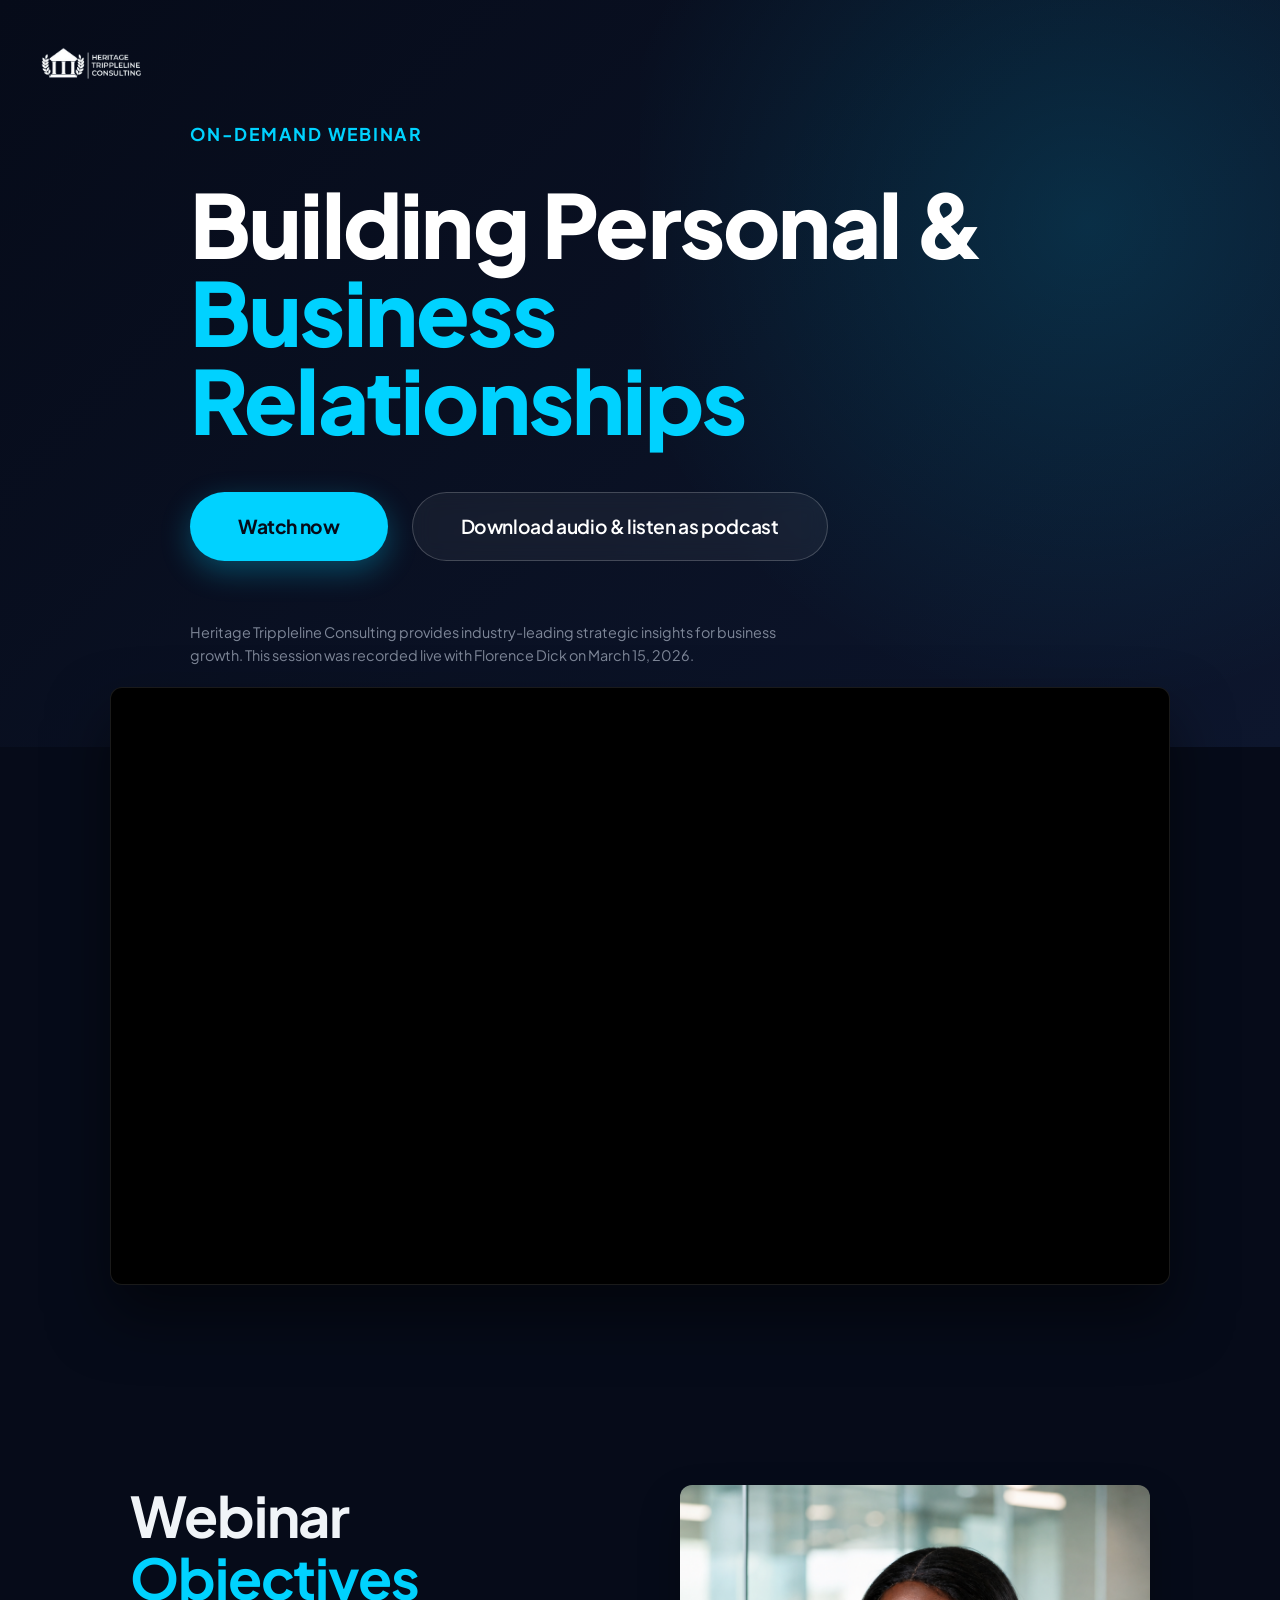
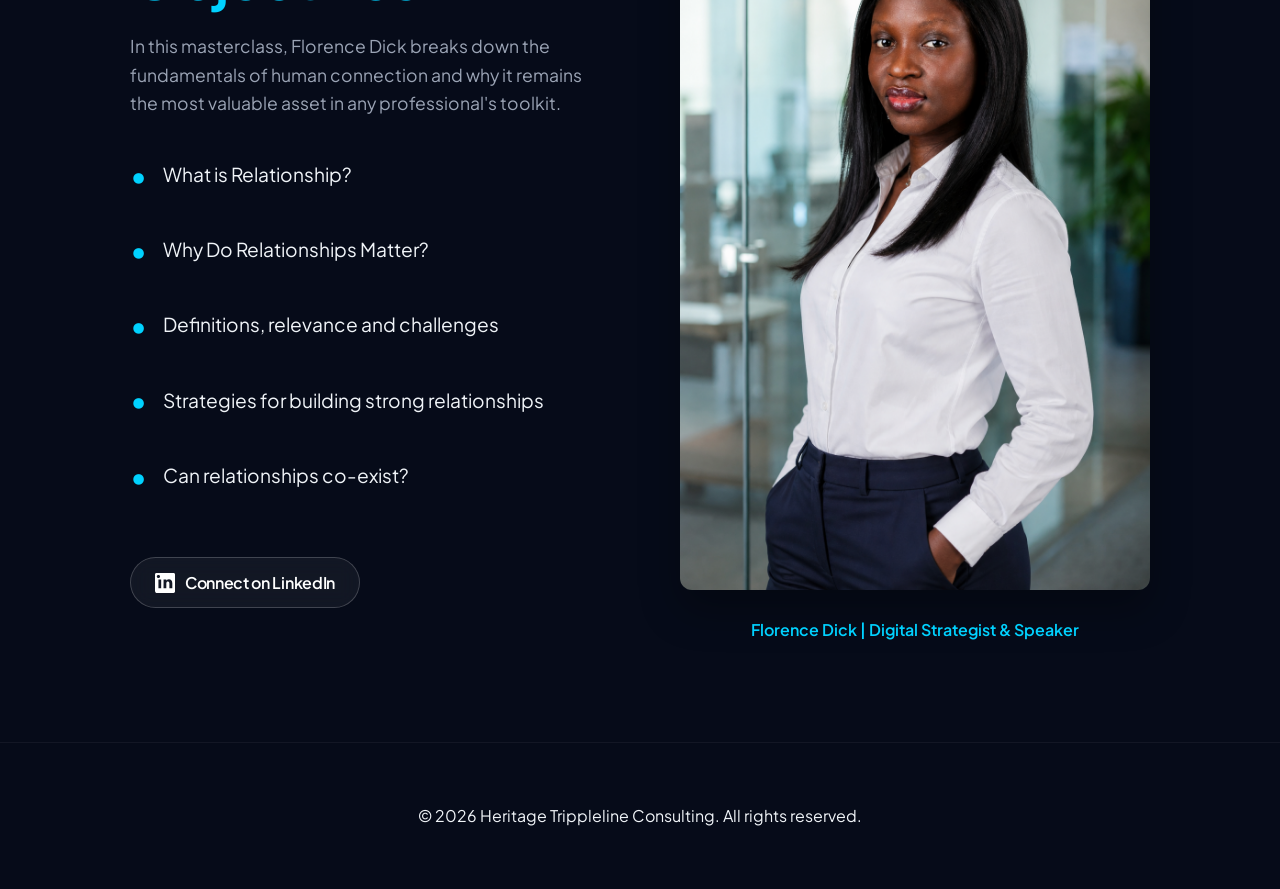
<file: subpage.html>
<!DOCTYPE html>
<html lang="en">

<head>
    <meta charset="UTF-8">
    <meta name="viewport" content="width=device-width, initial-scale=1.0">
    <title>Building a Strong Network - Florence Dick | Heritage Consulting</title>
    <!-- Using Plus Jakarta Sans for the modern, premium look -->
    <link rel="preconnect" href="https://fonts.googleapis.com">
    <link rel="preconnect" href="https://fonts.gstatic.com" crossorigin>
    <link href="https://fonts.googleapis.com/css2?family=Plus+Jakarta+Sans:wght@300;400;500;600;700;800&display=swap" rel="stylesheet">
    <link rel="stylesheet" href="styles.css">
    <style>
        :root {
            --font-main: 'Plus Jakarta Sans', sans-serif;
            --clr-green-glow: #2ecc71;
            /* Shopify-like dark green gradient colors if needed, but sticking to Heritage Blue/Cyan */
            --clr-hero-grad: linear-gradient(135deg, #060b19 0%, #0d162d 100%);
        }

        body {
            font-family: var(--font-main);
            background-color: var(--clr-bg-deep);
        }

        h1, h2, h3, h4, .btn, .badge {
            font-family: var(--font-main);
            text-transform: none;
            letter-spacing: -0.02em;
        }

        /* Subpage Hero - Shopify Inspired */
        .sub-hero {
            min-height: 80vh;
            padding: 120px 0 80px;
            background: var(--clr-hero-grad);
            position: relative;
            overflow: hidden;
            display: flex;
            align-items: center;
        }

        .sub-hero::before {
            content: '';
            position: absolute;
            top: 0;
            right: 0;
            width: 50%;
            height: 100%;
            background: radial-gradient(circle at 70% 30%, rgba(0, 210, 255, 0.15), transparent 70%);
            z-index: 0;
        }

        .sub-hero-container {
            max-width: 1200px;
            margin: 0 auto;
            padding: 0 40px;
            position: relative;
            z-index: 1;
        }

        .on-demand-badge {
            font-weight: 700;
            font-size: 1.1rem;
            color: var(--clr-accent);
            margin-bottom: 32px;
            display: block;
            letter-spacing: 0.1em;
            text-transform: uppercase;
        }

        .sub-hero-title {
            font-size: 5.5rem;
            line-height: 1;
            font-weight: 800;
            margin-bottom: 48px;
            max-width: 900px;
            color: var(--clr-white);
        }

        .cta-group {
            display: flex;
            gap: 24px;
            flex-wrap: wrap;
        }

        .btn-primary {
            background: var(--clr-accent);
            color: var(--clr-bg-deep);
            border-radius: 100px;
            padding: 18px 48px;
            font-weight: 700;
            box-shadow: 0 10px 30px rgba(0, 210, 255, 0.3);
        }

        .btn-primary:hover {
            transform: translateY(-3px);
            box-shadow: 0 15px 40px rgba(0, 210, 255, 0.4);
            background: var(--clr-white);
        }

        .btn-secondary {
            background: rgba(255, 255, 255, 0.05);
            color: var(--clr-white);
            border: 1px solid rgba(255, 255, 255, 0.2);
            border-radius: 100px;
            padding: 18px 48px;
            font-weight: 600;
            backdrop-filter: blur(10px);
        }

        .btn-secondary:hover {
            background: rgba(255, 255, 255, 0.1);
            border-color: var(--clr-accent);
        }

        /* Video Section */
        .video-section {
            padding: 0 0 100px;
            margin-top: -60px; /* Overlap with hero slightly */
            position: relative;
            z-index: 2;
        }

        .video-container {
            max-width: 1100px;
            margin: 0 auto;
            padding: 0 20px;
        }

        .video-wrapper {
            position: relative;
            padding-bottom: 56.25%; /* 16:9 */
            height: 0;
            background: #000;
            border-radius: 12px;
            overflow: hidden;
            box-shadow: 0 30px 60px rgba(0, 0, 0, 0.5);
            border: 1px solid rgba(255, 255, 255, 0.1);
        }

        .video-wrapper iframe {
            position: absolute;
            top: 0;
            left: 0;
            width: 100%;
            height: 100%;
        }

        /* Content Section */
        .webinar-content-section {
            padding: 100px 0;
            background-color: var(--clr-bg-deep);
        }

        .content-grid {
            max-width: 1100px;
            margin: 0 auto;
            padding: 0 40px;
            display: grid;
            grid-template-columns: 1fr 1fr;
            gap: 80px;
        }

        .objectives-list {
            list-style: none;
            margin-top: 32px;
        }

        .objectives-list li {
            font-size: 1.2rem;
            margin-bottom: 24px;
            display: flex;
            align-items: center;
            gap: 16px;
            color: var(--clr-text-main);
        }

        .objectives-list li::before {
            content: '•';
            color: var(--clr-accent);
            font-size: 2rem;
        }

        /* Overview Table */
        .overview-table-wrapper {
            margin-top: 48px;
            overflow-x: auto;
            background: var(--clr-bg-card);
            padding: 40px;
            border-radius: 12px;
            border: 1px solid rgba(255, 255, 255, 0.05);
        }

        table {
            width: 100%;
            border-collapse: collapse;
            text-align: left;
        }

        th {
            padding: 16px;
            border-bottom: 2px solid var(--clr-accent);
            color: var(--clr-white);
            font-weight: 700;
            font-size: 1.1rem;
        }

        td {
            padding: 16px;
            border-bottom: 1px solid rgba(255, 255, 255, 0.05);
            color: var(--clr-text-muted);
        }

        .table-feature {
            font-weight: 600;
            color: var(--clr-accent);
        }

        /* Network Section */
        .network-section {
            padding: 100px 0;
            background-color: var(--clr-bg-card);
        }

        .quote-box {
            border-left: 4px solid var(--clr-accent);
            padding: 32px;
            background: rgba(255, 255, 255, 0.02);
            margin-top: 48px;
            font-style: italic;
            font-size: 1.3rem;
            color: var(--clr-text-main);
        }

        .lesson-text {
            margin-top: 32px;
            padding: 24px;
            background: rgba(0, 210, 255, 0.1);
            border-radius: 8px;
            font-weight: 600;
            color: var(--clr-accent);
        }

        /* Footer override */
        .footer-simple {
            padding: 60px 0;
            text-align: center;
            border-top: 1px solid rgba(255, 255, 255, 0.05);
        }

        @media (max-width: 992px) {
            .sub-hero-title {
                font-size: 3.5rem;
            }
            .content-grid {
                grid-template-columns: 1fr;
                gap: 40px;
            }
        }

        @media (max-width: 768px) {
            .sub-hero-title {
                font-size: 2.8rem;
            }
            .cta-group {
                flex-direction: column;
            }
            .btn {
                width: 100%;
            }
        }
    </style>
</head>

<body>
    <!-- Absolute Logo floating on top left -->
    <div class="floating-logo">
        <a href="index.html"><img src="logo white.png" alt="Heritage Consulting Logo" class="logo-img"></a>
    </div>

    <main>
        <!-- Hero Section -->
        <section class="sub-hero">
            <div class="sub-hero-container">
                <span class="on-demand-badge">On-Demand Webinar</span>
                <h1 class="sub-hero-title">Building Personal &<br><span class="text-accent">Business Relationships</span></h1>
                
                <div class="cta-group">
                    <a href="#video" class="btn btn-primary">Watch now</a>
                    <a href="#" class="btn btn-secondary">Download audio & listen as podcast</a>
                </div>

                <p style="margin-top: 60px; color: var(--clr-text-muted); font-size: 0.9rem; max-width: 600px; opacity: 0.8;">
                    Heritage Trippleline Consulting provides industry-leading strategic insights for business growth. 
                    This session was recorded live with Florence Dick on March 15, 2026.
                </p>
            </div>
        </section>

        <!-- Video Section -->
        <section class="video-section" id="video">
            <div class="video-container reveal">
                <div class="video-wrapper">
                    <!-- Updated YouTube Link -->
                    <iframe src="https://www.youtube.com/embed/O35oI7-gsDE" title="The Blueprint for Personal and Business Relationship Success" frameborder="0" allow="accelerometer; autoplay; clipboard-write; encrypted-media; gyroscope; picture-in-picture; web-share" allowfullscreen></iframe>
                </div>
            </div>
        </section>

        <!-- Objectives Section -->
        <section class="webinar-content-section">
            <div class="content-grid">
                <div class="reveal">
                    <h2 class="section-title">Webinar <span class="text-accent">Objectives</span></h2>
                    <p class="section-text">
                        In this masterclass, Florence Dick breaks down the fundamentals of human connection and why it remains the most valuable asset in any professional's toolkit.
                    </p>
                    <ul class="objectives-list">
                        <li>What is Relationship?</li>
                        <li>Why Do Relationships Matter?</li>
                        <li>Definitions, relevance and challenges</li>
                        <li>Strategies for building strong relationships</li>
                        <li>Can relationships co-exist?</li>
                    </ul>
                    <a href="https://linkedin.com" target="_blank" class="btn btn-secondary" style="margin-top: 32px; display: inline-flex; align-items: center; gap: 10px; padding: 12px 24px; font-size: 1rem;">
                        <svg xmlns="http://www.w3.org/2000/svg" width="20" height="20" fill="currentColor" viewBox="0 0 16 16">
                            <path d="M0 1.146C0 .513.526 0 1.175 0h13.65C15.474 0 16 .513 16 1.146v13.708c0 .633-.526 1.146-1.175 1.146H1.175C.526 16 0 14.867 0 14.234V1.146zM4.943 12.248V5.21H2.747v7.038h2.196zM2.747 4.055c.82 0 1.322-.544 1.322-1.227-.013-.697-.502-1.227-1.308-1.227-.807 0-1.322.53-1.322 1.227 0 .683.502 1.227 1.308 1.227zM13.847 12.248V8.204c0-2.165-1.157-3.172-2.696-3.172-1.242 0-1.799.682-2.11 1.161h.014V5.21H6.86c.029.618 0 7.038 0 7.038h2.196V8.318c0-.21.015-.419.077-.57.17-.419.553-.853 1.192-.853.84 0 1.176.641 1.176 1.58v3.773h2.196z"/>
                        </svg>
                        Connect on LinkedIn
                    </a>
                </div>
                <div class="reveal delay-2">
                    <img src="florence dick.png" alt="Florence Dick" style="width: 100%; border-radius: 12px; box-shadow: 0 20px 40px rgba(0,0,0,0.3);">
                    <p style="margin-top: 20px; text-align: center; color: var(--clr-accent); font-weight: 600;">Florence Dick | Digital Strategist & Speaker</p>
                </div>
            </div>
        </section>

    </main>

    <footer class="footer-simple">
        <p>&copy; 2026 Heritage Trippleline Consulting. All rights reserved.</p>
    </footer>

    <script>
        const observerOptions = { threshold: 0.15 };
        const observer = new IntersectionObserver((entries) => {
            entries.forEach(entry => {
                if (entry.isIntersecting) {
                    entry.target.classList.add('active');
                    observer.unobserve(entry.target);
                }
            });
        }, observerOptions);

        document.querySelectorAll('.reveal').forEach((el) => observer.observe(el));
    </script>
</body>

</html>
</file>
<file: styles.css>
:root {
    /* Color Palette */
    --clr-bg-deep: #060b19; /* Very dark blue, almost black */
    --clr-bg-card: #0d162d;
    --clr-azure: #0088ff;
    --clr-azure-light: #4db8ff;
    --clr-accent: #00d2ff; /* Bright blue/cyan accent */
    --clr-text-main: #f0f4f8;
    --clr-text-muted: #9ba4b5;
    --clr-white: #ffffff;
    
    /* Layout */
    --transition: all 0.3s ease;
}

* {
    margin: 0;
    padding: 0;
    box-sizing: border-box;
}

body {
    font-family: 'Outfit', sans-serif;
    background-color: var(--clr-bg-deep);
    color: var(--clr-text-main);
    line-height: 1.6;
    overflow-x: hidden;
}

html {
    scroll-behavior: smooth;
}

/* Typography */
h1, h2, h3, h4 {
    font-family: 'Oswald', sans-serif;
    line-height: 1.1;
    text-transform: uppercase;
}

.text-accent {
    color: var(--clr-accent);
}

/* Floating Logo */
.floating-logo {
    position: absolute;
    top: 40px;
    left: 40px;
    z-index: 100;
}

.logo-img {
    height: 48px;
    width: auto;
    display: block;
}

/* Buttons */
.btn {
    display: inline-flex;
    align-items: center;
    justify-content: center;
    padding: 16px 40px;
    font-family: 'Oswald', sans-serif;
    font-weight: 500;
    font-size: 1.2rem;
    letter-spacing: 1px;
    text-transform: uppercase;
    text-decoration: none;
    transition: var(--transition);
    cursor: pointer;
    border: none;
}

.btn-outline-accent {
    background: transparent;
    color: var(--clr-accent);
    border: 2px solid var(--clr-accent);
    /* Removed rounded corners to match strict modern layout */
}

.btn-outline-accent:hover {
    background: rgba(0, 210, 255, 0.1);
    box-shadow: 0 0 20px rgba(0, 210, 255, 0.4);
}

/* Hero Section */
.hero {
    min-height: 100vh;
    display: block;
    position: relative;
    background-color: var(--clr-bg-deep);
}

.hero-split {
    display: grid;
    grid-template-columns: 1fr 1fr;
    min-height: 100vh;
}

/* Left Side Image */
.hero-image-wrapper {
    position: relative;
    width: 100%;
    height: 100%;
    min-height: 400px;
}

.hero-image {
    position: absolute;
    top: 0;
    left: 0;
    width: 100%;
    height: 100%;
    object-fit: cover;
    object-position: center top;
}

/* Overlay to blend image smoothly into the background */
.image-overlay {
    position: absolute;
    inset: 0;
    background: linear-gradient(to right, rgba(6, 11, 25, 0.1), var(--clr-bg-deep));
    z-index: 1;
}

/* Right Side Content */
.hero-content-wrapper {
    padding: 60px 80px;
    display: flex;
    flex-direction: column;
    justify-content: center;
    background-color: var(--clr-bg-deep);
    z-index: 2;
}

.hero-content {
    position: relative;
    max-width: 600px;
}

.badge {
    display: inline-block;
    padding: 6px 12px;
    background: var(--clr-accent);
    color: var(--clr-bg-deep);
    font-family: 'Oswald', sans-serif;
    font-size: 0.9rem;
    font-weight: 600;
    text-transform: uppercase;
    letter-spacing: 1px;
    margin-bottom: 24px;
}

.hero-title {
    font-size: 5rem;
    margin-bottom: 24px;
    letter-spacing: -1px;
}

.hero-subtitle {
    font-size: 1.1rem;
    color: var(--clr-text-main);
    margin-bottom: 32px;
    font-weight: 300;
    max-width: 90%;
}

.webinar-details {
    margin-bottom: 40px;
}

.datetime {
    font-size: 1.1rem;
    color: var(--clr-text-muted);
    font-weight: 400;
    letter-spacing: 0.5px;
}

/* Info Section */
.info-section {
    padding: 100px 0;
    background-color: var(--clr-bg-card); /* Slightly lighter dark blue for contrast */
}

.info-container-full {
    max-width: 1300px;
    margin: 0 auto;
    padding: 0 40px;
    display: grid;
    grid-template-columns: 1.1fr 0.9fr;
    gap: 80px;
    align-items: flex-start;
}

.info-text-side {
    position: sticky;
    top: 140px;
}

.section-title {
    font-size: 3.5rem;
    margin-bottom: 24px;
}

.section-text {
    font-size: 1.1rem;
    color: var(--clr-text-muted);
    margin-bottom: 20px;
}

.info-boxes-side {
    margin-top: 0;
}

.learning-box {
    padding-top: 0;
    border-top: none;
}

.subsection-title {
    font-size: 2rem;
    margin-bottom: 24px;
    color: var(--clr-accent);
}

.learning-grid {
    display: grid;
    grid-template-columns: 1fr;
    gap: 16px;
}

.learning-item {
    background: rgba(255, 255, 255, 0.03);
    border: 1px solid rgba(255, 255, 255, 0.05);
    padding: 24px;
    border-left: 3px solid var(--clr-accent);
}

.learning-item strong {
    display: block;
    font-size: 1.1rem;
    color: var(--clr-white);
    margin-bottom: 8px;
    font-family: 'Oswald', sans-serif;
    letter-spacing: 0.5px;
}

.learning-item p {
    font-size: 0.95rem;
    color: var(--clr-text-muted);
}

.info-image-wrapper {
    display: none; /* Removed as requested */
}

/* Sticky Nav */
.sticky-nav-wrapper {
    position: sticky;
    top: 0;
    z-index: 1000;
}

.sticky-nav {
    background: rgba(13, 22, 45, 0.95);
    backdrop-filter: blur(10px);
    border-bottom: 1px solid rgba(255, 255, 255, 0.05);
    padding: 20px 0;
}

.sticky-nav-container {
    display: flex;
    justify-content: center;
    flex-wrap: wrap;
    gap: 32px;
}

.sticky-link {
    color: var(--clr-text-muted);
    text-decoration: none;
    font-family: 'Oswald', sans-serif;
    font-size: 1.05rem;
    text-transform: uppercase;
    letter-spacing: 1px;
    transition: var(--transition);
}

.sticky-link:hover {
    color: var(--clr-accent);
}

/* Register Section */
.register-section {
    min-height: 100vh;
    display: block;
    position: relative;
    background-color: var(--clr-bg-deep);
}

.register-split {
    display: grid;
    grid-template-columns: 1fr 1fr;
    min-height: 100vh;
}

.register-content-wrapper {
    padding: 60px 80px;
    display: flex;
    flex-direction: column;
    justify-content: center;
    background-color: var(--clr-bg-deep);
    z-index: 2;
}

.register-content {
    max-width: 600px;
    width: 100%;
}

.register-title {
    font-size: 4.5rem;
    margin-bottom: 40px;
    letter-spacing: -1px;
}

.dark-form {
    display: flex;
    flex-direction: column;
    gap: 24px;
}

.form-group label {
    display: block;
    font-size: 0.9rem;
    margin-bottom: 8px;
    color: var(--clr-text-muted);
}

.form-group input, .form-group select {
    width: 100%;
    padding: 16px 0;
    background: transparent;
    border: none;
    border-bottom: 1px solid rgba(255, 255, 255, 0.2);
    color: var(--clr-white);
    font-family: 'Outfit', sans-serif;
    font-size: 1.05rem;
    transition: var(--transition);
    outline: none;
}

.form-group select {
    appearance: none;
    background: transparent;
    cursor: pointer;
}

.form-group select option {
    background: var(--clr-bg-card);
    color: var(--clr-white);
}

.form-group input:focus, .form-group select:focus {
    border-bottom-color: var(--clr-accent);
}

.dark-form .btn-outline-accent {
    margin-top: 16px;
    align-self: flex-start;
}

.heritage-info-wrapper {
    padding: 60px 80px;
    display: flex;
    flex-direction: column;
    justify-content: center;
    background-color: var(--clr-bg-card);
    border-left: 1px solid rgba(255, 255, 255, 0.05);
}

.heritage-logo-large {
    height: 80px;
    width: auto;
    margin-bottom: 32px;
}

.heritage-title {
    font-size: 2.5rem;
    margin-bottom: 24px;
    color: var(--clr-white);
}

.heritage-text {
    font-size: 1.1rem;
    color: var(--clr-text-muted);
    line-height: 1.8;
}

.heritage-accent-line {
    width: 60px;
    height: 4px;
    background: var(--clr-accent);
    margin-top: 40px;
}

/* Animations */
.reveal {
    opacity: 0;
    transform: translateY(30px);
    transition: all 0.8s cubic-bezier(0.25, 0.8, 0.25, 1);
}

.reveal.active {
    opacity: 1;
    transform: translateY(0);
}

.delay-1 { transition-delay: 0.1s; }
.delay-2 { transition-delay: 0.2s; }
.delay-3 { transition-delay: 0.3s; }
.delay-4 { transition-delay: 0.4s; }

/* Animated Gradient for Right Side Info Image */
.animated-gradient-bg {
    position: absolute;
    top: 50%;
    left: 50%;
    width: 140%;
    height: 140%;
    transform: translate(-50%, -50%);
    background: radial-gradient(circle, rgba(0,210,255,0.15) 0%, rgba(0,136,255,0.05) 40%, transparent 70%);
    z-index: 0;
    animation: pulseGlow 8s infinite alternate ease-in-out;
    pointer-events: none;
}

.relative-z {
    position: relative;
    z-index: 1;
}

@keyframes pulseGlow {
    0% { transform: translate(-50%, -50%) scale(0.8); opacity: 0.5; }
    100% { transform: translate(-50%, -50%) scale(1.1); opacity: 1; }
}

/* Speaker Section */
.speaker-section {
    padding: 100px 0;
    background-color: var(--clr-bg-deep);
}

.speaker-container {
    max-width: 1100px;
    margin: 0 auto;
    padding: 0 40px;
    display: grid;
    grid-template-columns: 0.9fr 1.1fr;
    gap: 80px;
    align-items: center;
}

.speaker-image-col {
    position: relative;
}

.speaker-image-offset {
    position: absolute;
    top: 20px;
    left: -20px;
    width: 100%;
    height: 100%;
    border: 2px solid var(--clr-accent);
    z-index: 0;
}

.speaker-image {
    width: 100%;
    height: auto;
    position: relative;
    z-index: 1;
    border: 4px solid rgba(255, 255, 255, 0.05);
}

.speaker-name {
    font-size: 3.5rem;
    margin-bottom: 24px;
    color: var(--clr-white);
}

.speaker-title {
    font-size: 1.5rem;
    color: var(--clr-text-muted);
    font-weight: 300;
    font-family: 'Outfit', sans-serif;
    vertical-align: middle;
}

.speaker-stats {
    display: grid;
    grid-template-columns: 1fr 1fr;
    gap: 24px;
    margin-top: 32px;
}

.stat-box {
    display: flex;
    align-items: flex-start;
    gap: 16px;
    background: var(--clr-bg-card);
    padding: 20px;
    border-left: 2px solid var(--clr-accent);
}

.stat-icon {
    font-size: 1.5rem;
}

.stat-box strong {
    display: block;
    font-size: 1.1rem;
    color: var(--clr-white);
    font-family: 'Oswald', sans-serif;
}

.stat-box span {
    font-size: 0.85rem;
    color: var(--clr-text-muted);
}

/* Community Section */
.community-section {
    padding: 100px 0;
    background-color: var(--clr-bg-card);
}

.community-box {
    max-width: 800px;
    margin: 0 auto;
    background: rgba(255, 255, 255, 0.02);
    border: 1px solid rgba(255, 255, 255, 0.05);
    padding: 60px;
    border-top: 4px solid var(--clr-accent);
}

.text-center { text-align: center; }
.mx-auto { margin-left: auto; margin-right: auto; }

.newsletter-form-complex {
    display: flex;
    flex-direction: column;
    gap: 20px;
    margin-top: 40px;
    margin-bottom: 24px;
}

.form-row {
    display: flex;
    gap: 20px;
}

.newsletter-form-complex input {
    flex: 1;
    padding: 16px 20px;
    background: var(--clr-bg-deep);
    border: 1px solid rgba(255, 255, 255, 0.1);
    color: var(--clr-white);
    font-family: 'Outfit', sans-serif;
    font-size: 1rem;
    outline: none;
    transition: var(--transition);
}

.newsletter-form-complex input:focus {
    border-color: var(--clr-accent);
}

.newsletter-form-complex .btn {
    flex: 1;
}

/* Past Webinars Section */
.past-webinars-section {
    padding: 120px 0;
    background-color: var(--clr-bg-deep);
}

.webinar-grid {
    display: grid;
    grid-template-columns: repeat(3, 1fr);
    gap: 32px;
    margin-top: 60px;
}

.webinar-card {
    background: var(--clr-bg-card);
    border: 1px solid rgba(255, 255, 255, 0.05);
    transition: var(--transition);
    height: 100%;
    display: flex;
    flex-direction: column;
}

.webinar-card:hover {
    transform: translateY(-10px);
    border-color: var(--clr-accent);
}

.webinar-card-image-wrapper {
    width: 100%;
    aspect-ratio: 3 / 4; /* Taller image as requested */
    overflow: hidden;
    background: #000;
}

.webinar-card-image {
    width: 100%;
    height: 100%;
    object-fit: cover;
    object-position: center top; /* Center top alignment */
    transition: var(--transition);
}

.webinar-card:hover .webinar-card-image {
    transform: scale(1.05);
}

.placeholder-card-image {
    width: 100%;
    height: 100%;
    background: linear-gradient(135deg, #0d162d 0%, #060b19 100%);
    position: relative;
}

.placeholder-card-image::after {
    content: '';
    position: absolute;
    inset: 0;
    background: radial-gradient(circle at 70% 30%, rgba(0, 210, 255, 0.1), transparent);
}

.placeholder-card-image.alternate {
    background: linear-gradient(135deg, #060b19 0%, #0d162d 100%);
}

.webinar-card-content {
    padding: 24px; /* Slightly reduced padding */
    flex-grow: 1;
    display: flex;
    flex-direction: column;
    background-color: var(--clr-bg-card);
}

.webinar-speaker-info {
    display: flex;
    flex-direction: column;
    margin-bottom: 12px;
}

.webinar-speaker-name {
    font-size: 0.9rem;
    font-weight: 600;
    color: var(--clr-accent);
    text-transform: uppercase;
    font-family: 'Oswald', sans-serif;
    letter-spacing: 0.5px;
}

.webinar-speaker-title {
    font-size: 0.75rem;
    color: var(--clr-text-muted);
    font-weight: 300;
}

.webinar-card-title {
    font-size: 1.5rem;
    margin-bottom: 16px;
    color: var(--clr-white);
}

.webinar-card-text {
    font-size: 1rem;
    color: var(--clr-text-muted);
    margin-bottom: 24px;
    flex-grow: 1;
}

.webinar-card-link {
    color: var(--clr-accent);
    text-decoration: none;
    font-family: 'Oswald', sans-serif;
    font-weight: 500;
    text-transform: uppercase;
    letter-spacing: 1px;
    font-size: 0.9rem;
}

.consent-text {
    color: var(--clr-text-muted);
    opacity: 0.7;
}

/* Responsive Design */
@media (max-width: 1100px) {
    .hero-title {
        font-size: 4rem;
    }
    .hero-content-wrapper {
        padding: 40px;
    }
}

@media (max-width: 992px) {
    .hero-split {
        grid-template-columns: 1fr;
    }
    
    .hero-image-wrapper {
        min-height: 50vh;
    }

    .image-overlay {
        background: linear-gradient(to bottom, rgba(6, 11, 25, 0.1), var(--clr-bg-deep));
    }
    
    .hero-title {
        font-size: 3.5rem;
    }

    .floating-logo {
        top: 20px;
        left: 20px;
    }
    
    .info-container {
        grid-template-columns: 1fr;
        gap: 40px;
    }
    
    .section-title {
        font-size: 3rem;
    }

    .register-split {
        grid-template-columns: 1fr;
    }
    
    .register-image-wrapper {
        min-height: 50vh;
    }

    .register-title {
        font-size: 3.5rem;
    }

    .sticky-nav-container {
        gap: 16px;
    }

    .speaker-container {
        grid-template-columns: 1fr;
    }

    .info-container-full {
        grid-template-columns: 1fr;
        gap: 40px;
    }

    .info-text-side {
        position: static;
    }

    .webinar-grid {
        grid-template-columns: 1fr;
    }
}

@media (max-width: 768px) {
    .newsletter-form {
        flex-direction: column;
    }
    
    .speaker-stats {
        grid-template-columns: 1fr;
    }
    
    .speaker-name {
        font-size: 2.5rem;
    }
    
    .community-box {
        padding: 40px 20px;
    }

    .form-row {
        flex-direction: column;
        gap: 20px;
    }

    .heritage-info-wrapper {
        padding: 40px 20px;
    }

    .heritage-title {
        font-size: 2rem;
    }
}
</file>
